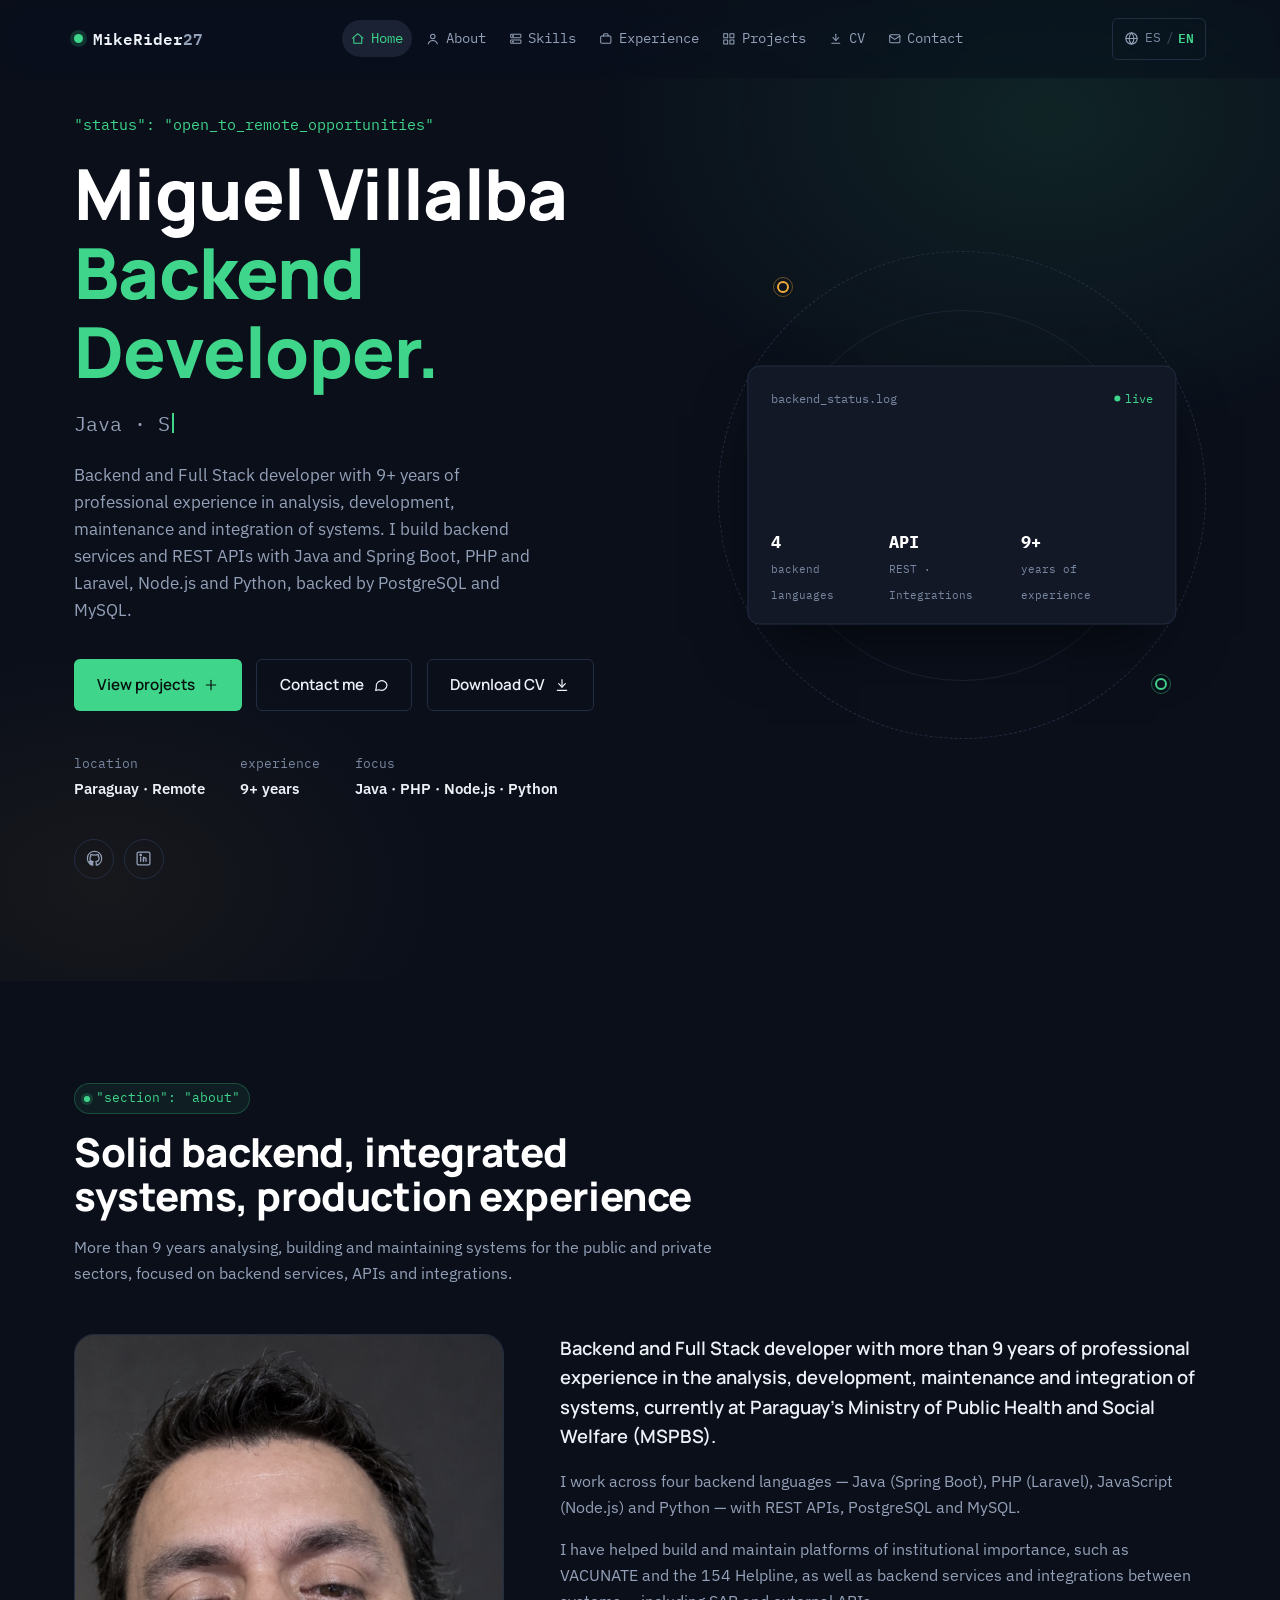
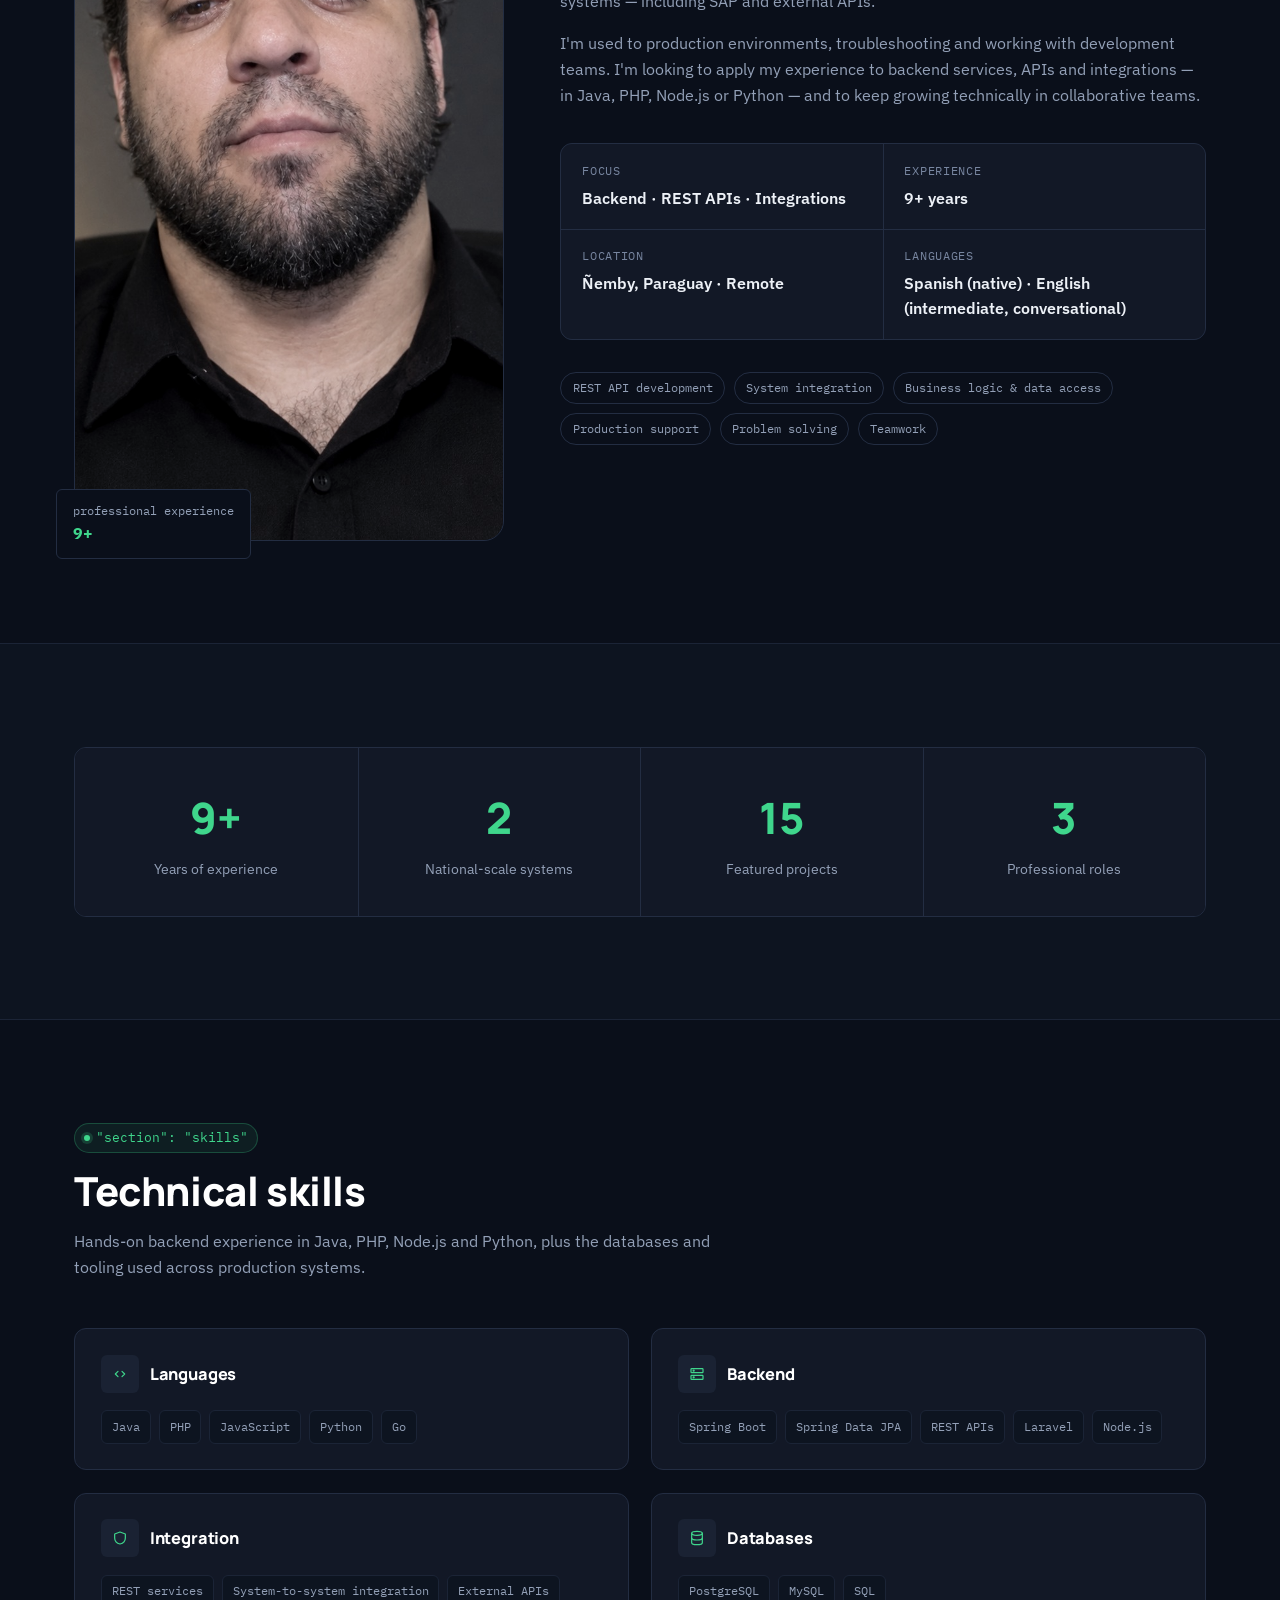
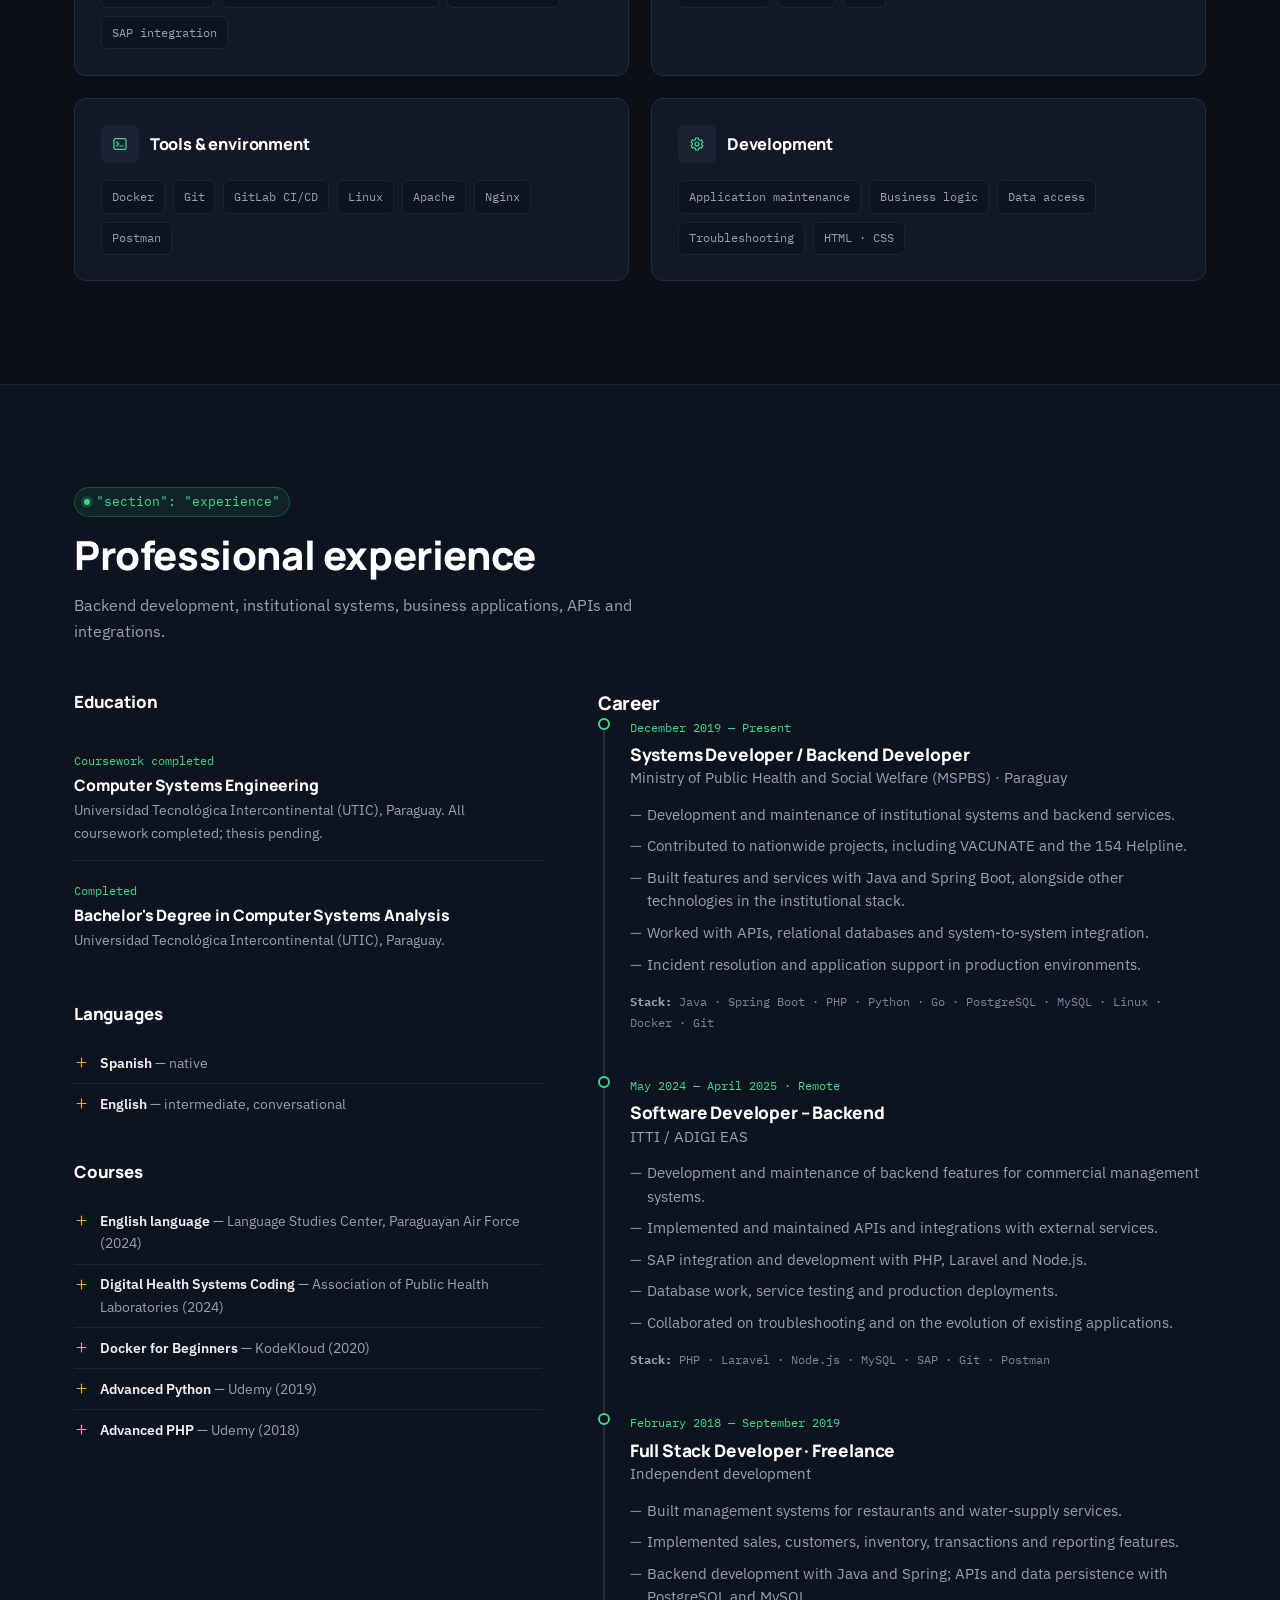
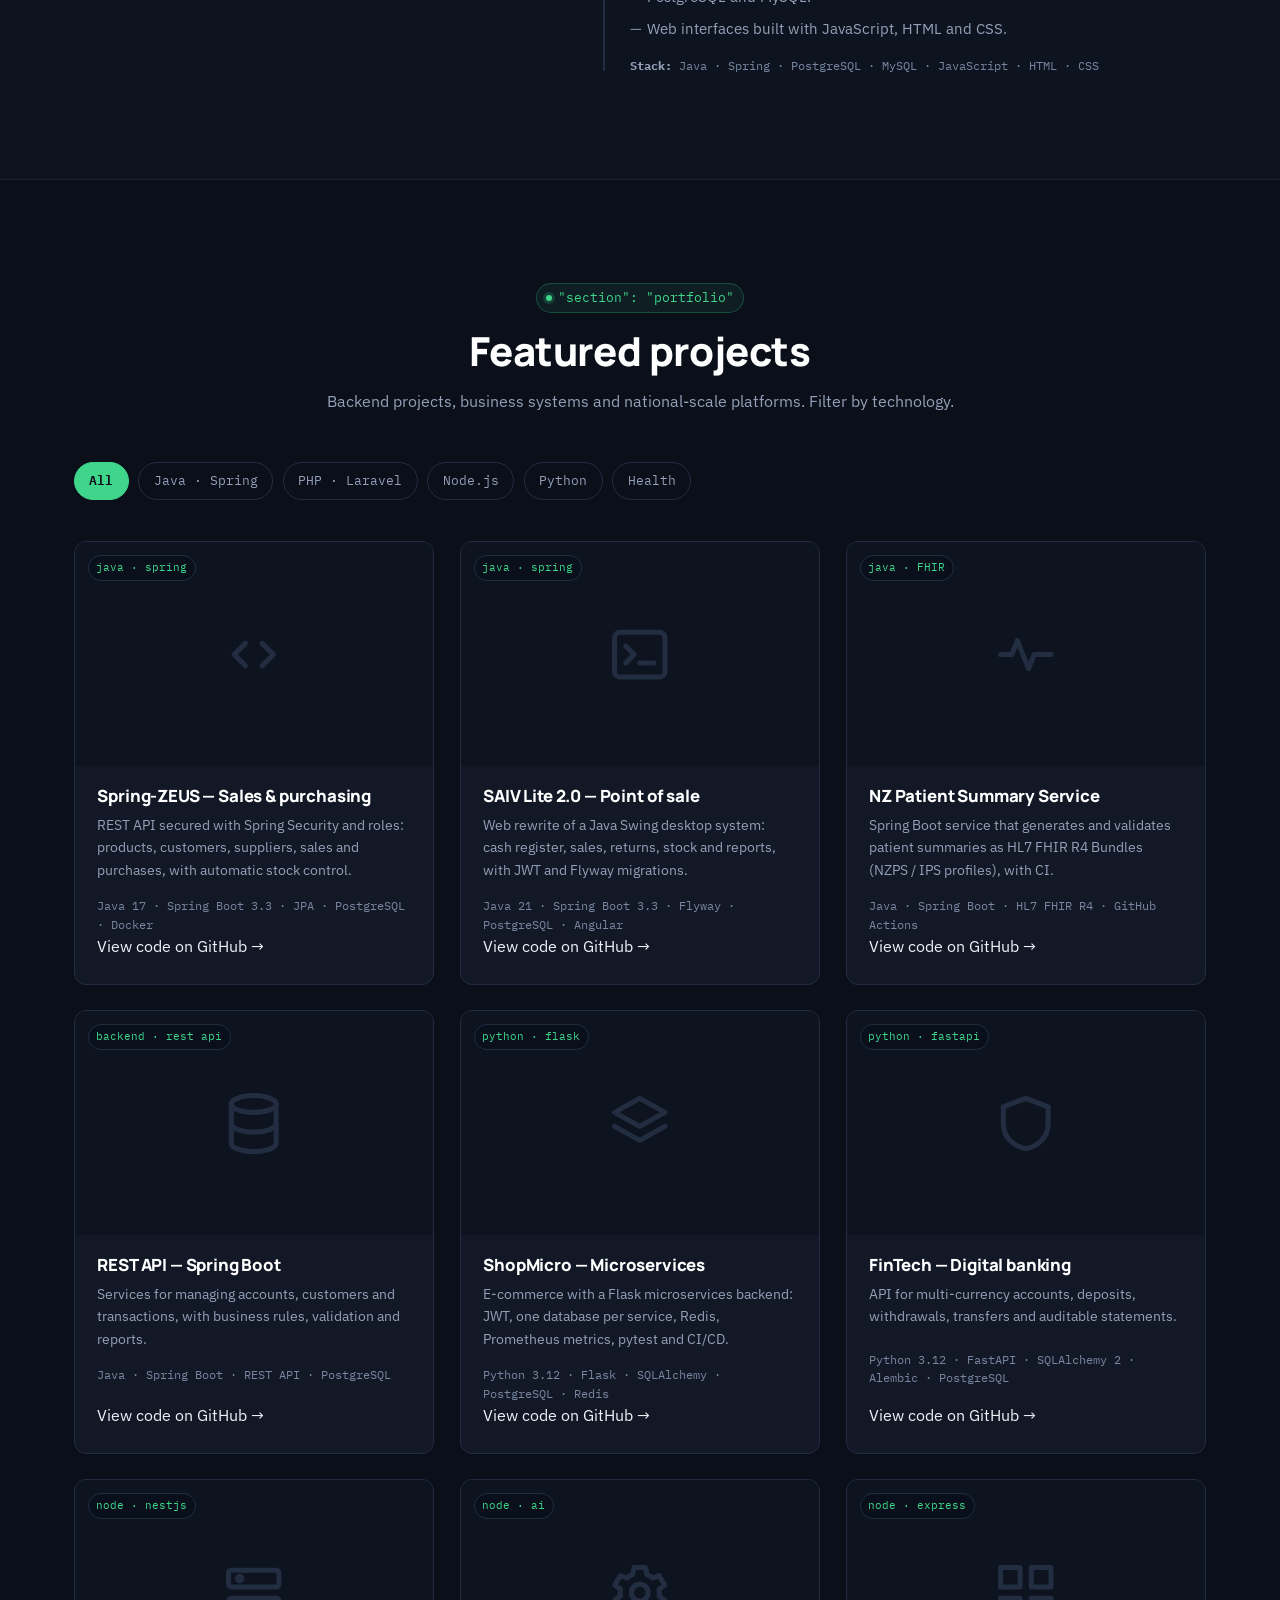
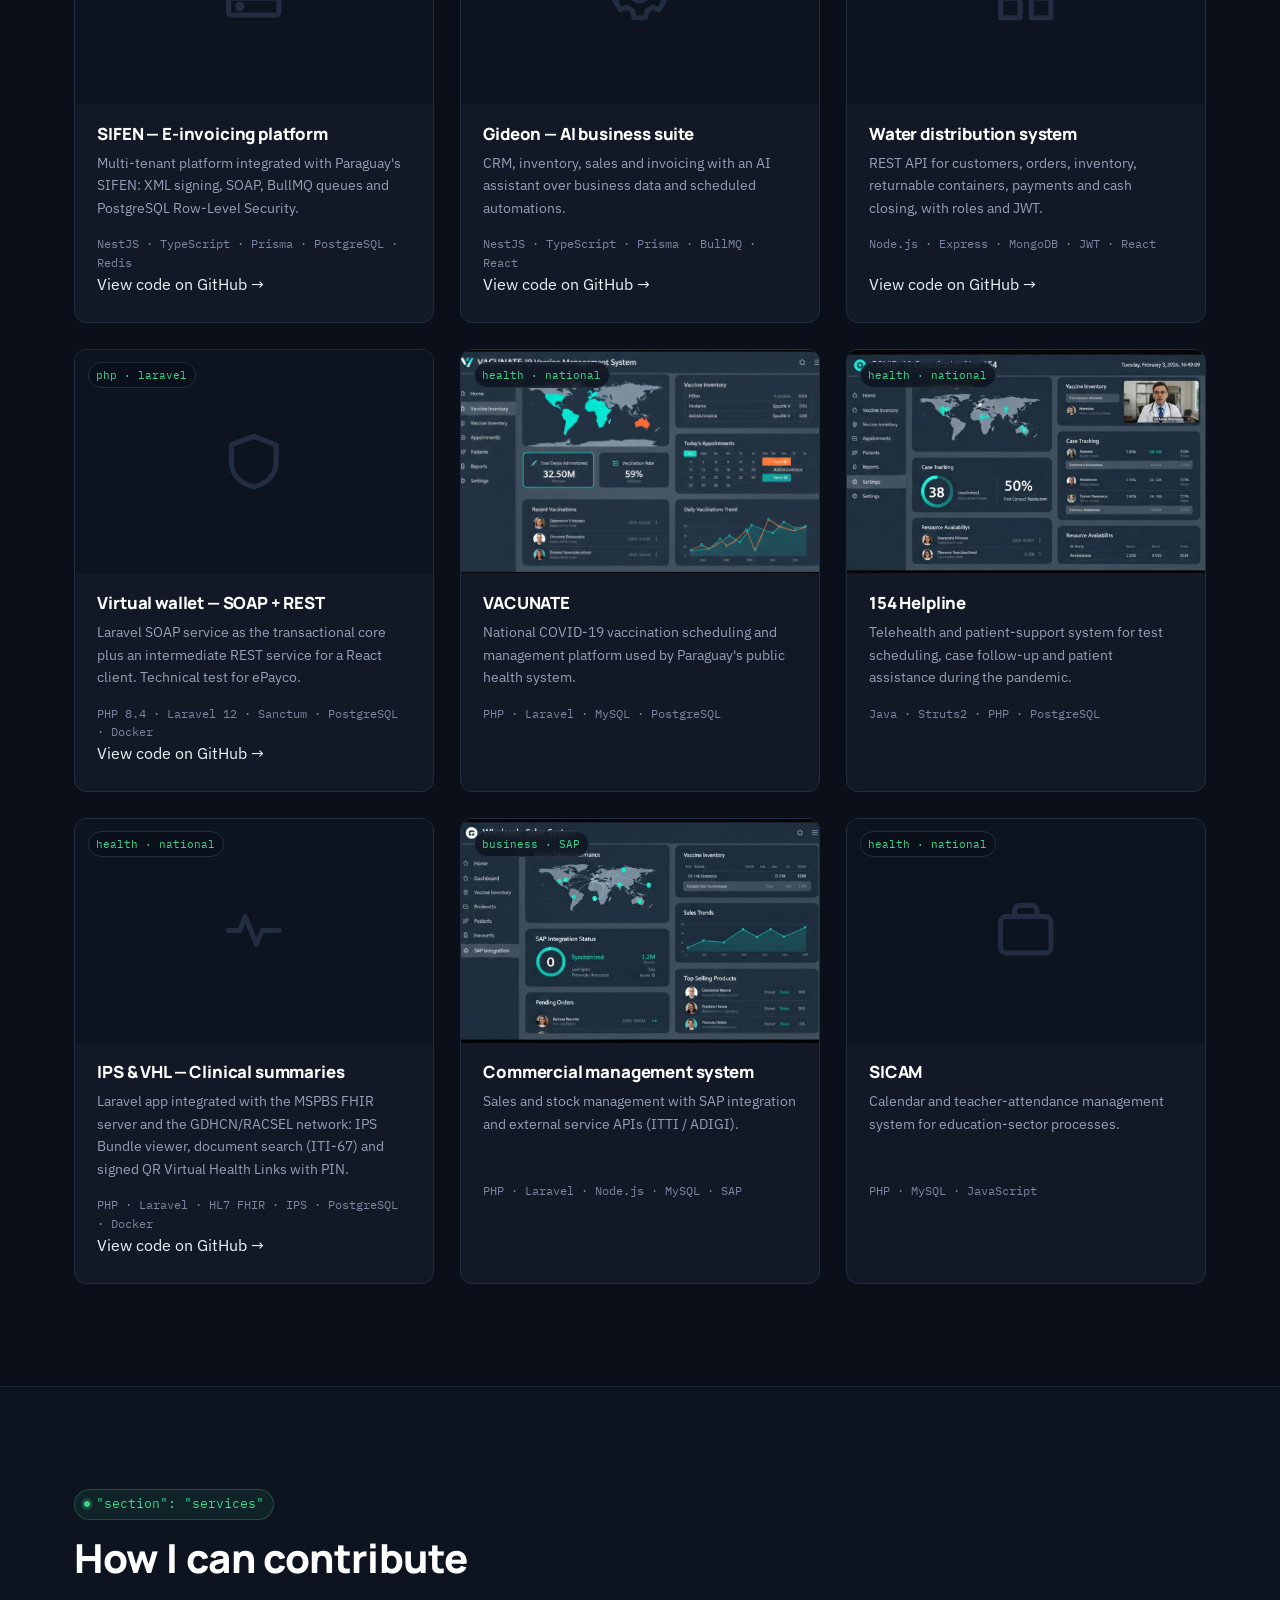
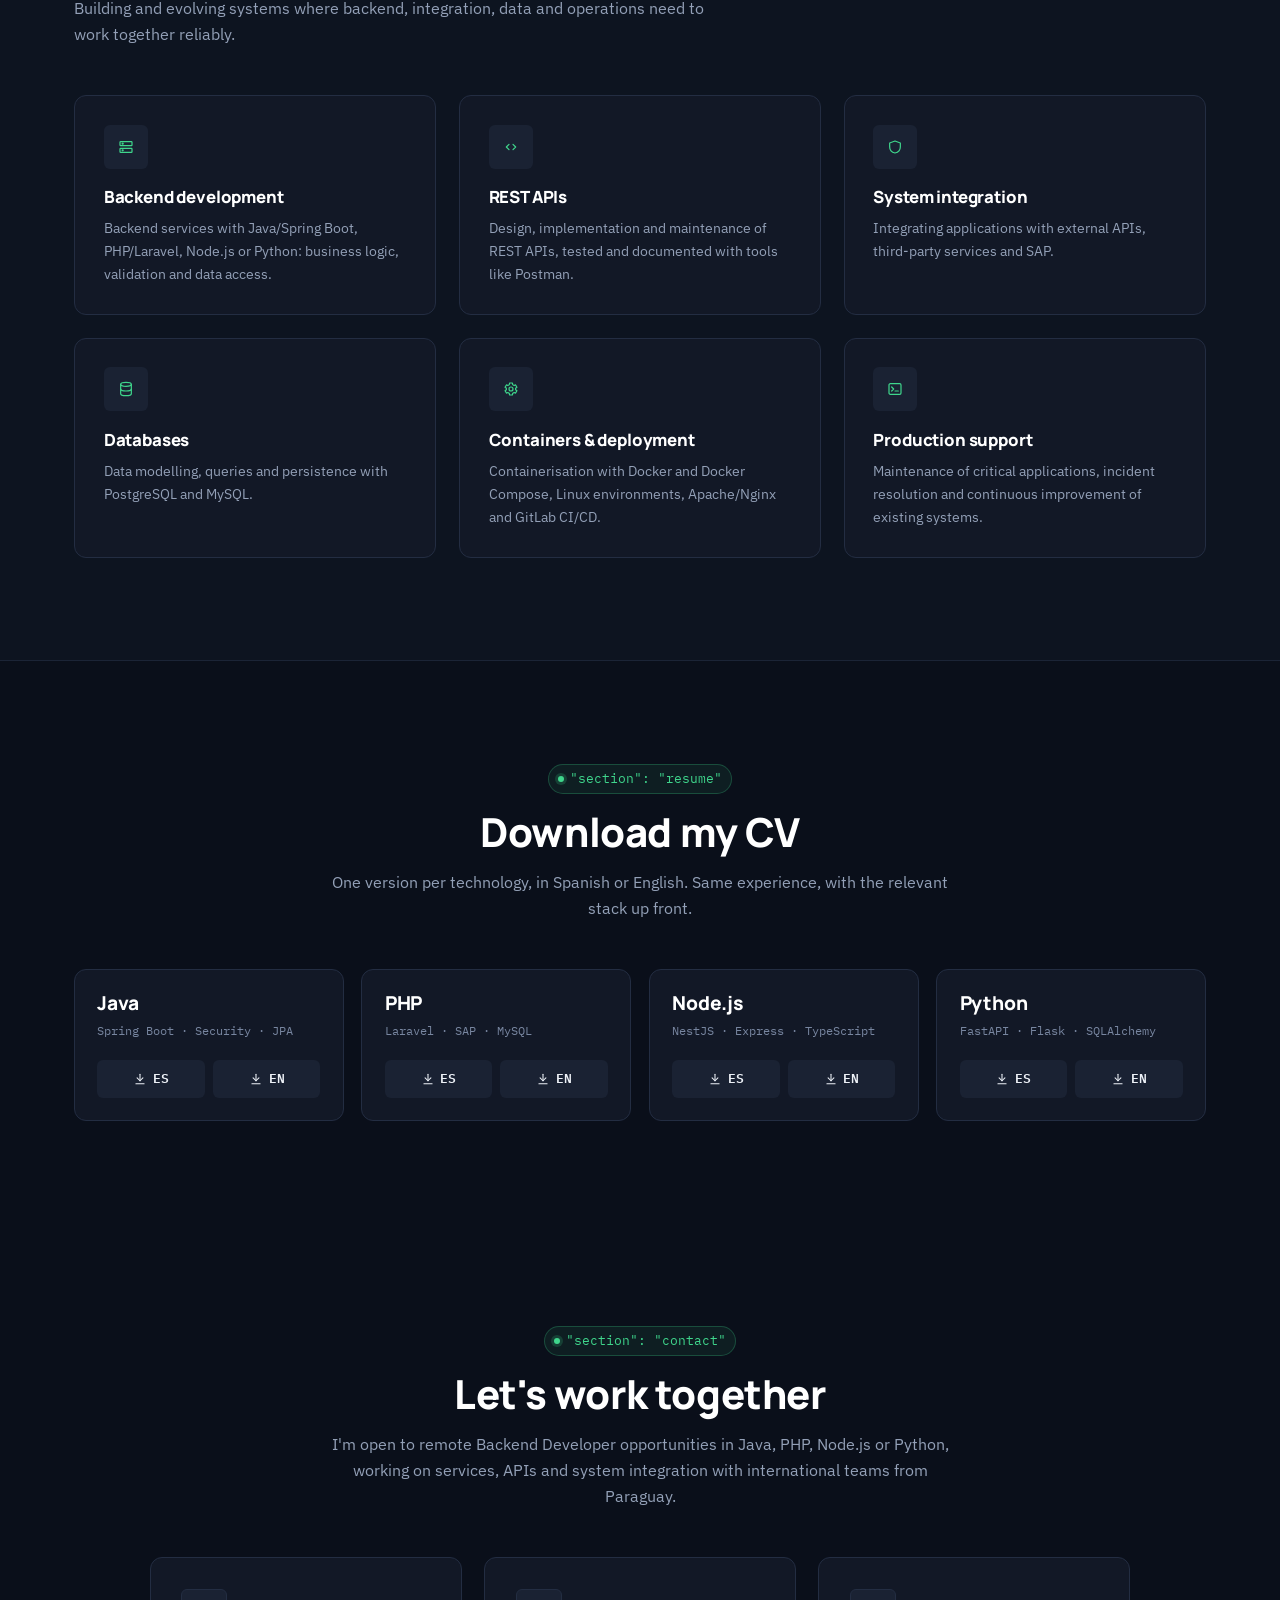
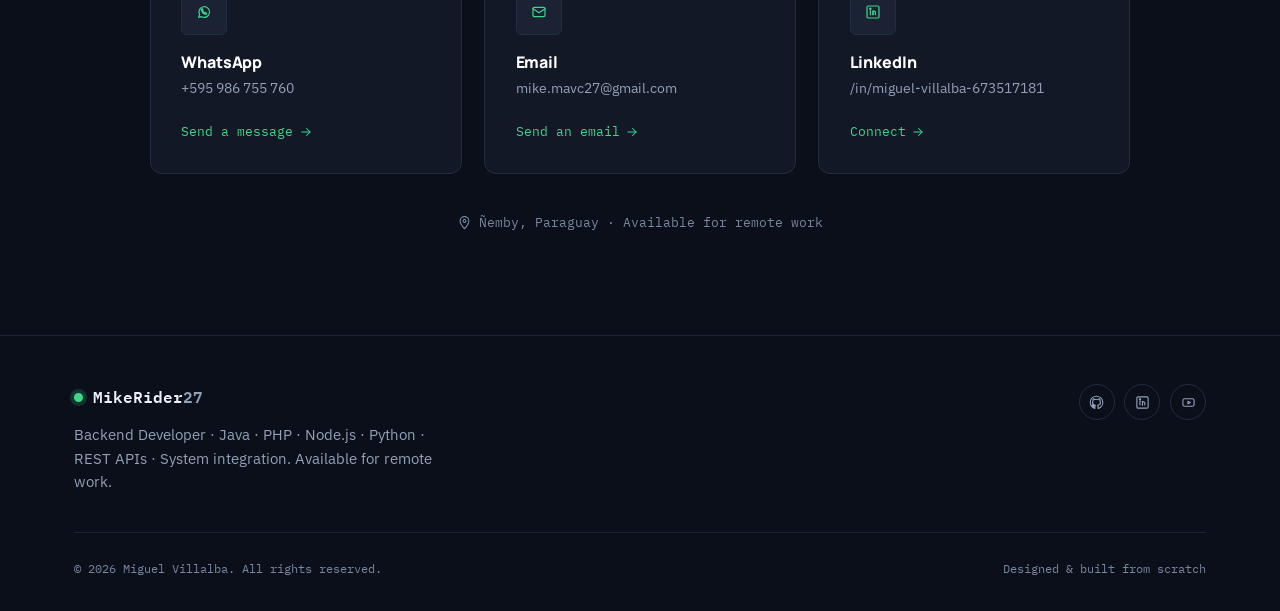
<file: index.html>
<!DOCTYPE html>
<html lang="es">
<head>
  <meta charset="utf-8">
  <meta name="viewport" content="width=device-width, initial-scale=1.0">

  <title data-en="Miguel Villalba | Backend Developer — Java, PHP, Node.js &amp; Python">Miguel Villalba | Backend Developer — Java, PHP, Node.js y Python</title>

  <meta name="description"
        content="Miguel Villalba, Backend Developer de Paraguay. Más de 9 años de experiencia con Java y Spring Boot, PHP y Laravel, Node.js y Python, APIs REST, PostgreSQL, MySQL e integración de sistemas. Disponible para trabajo remoto."
        data-en-content="Miguel Villalba, Backend Developer from Paraguay. 9+ years of experience with Java and Spring Boot, PHP and Laravel, Node.js and Python, REST APIs, PostgreSQL, MySQL and system integration. Available for remote work.">

  <meta name="keywords" content="Miguel Villalba, Backend Developer, Java Developer, PHP Developer, Node.js Developer, Python Developer, Spring Boot, REST APIs, APIs REST, PostgreSQL, MySQL, Docker, Laravel, Node.js, SAP, Full Stack Developer, Paraguay, Remote Developer">

  <meta name="author" content="Miguel Villalba">
  <meta name="robots" content="index, follow">
  <meta name="theme-color" content="#0A0F1A">

  <link rel="canonical" href="https://mikerider27.github.io/portafolio/">

  <!-- Open Graph -->
  <meta property="og:type" content="website">
  <meta property="og:locale" content="es_PY" data-en-content="en_US">
  <meta property="og:locale:alternate" content="en_US">
  <meta property="og:url" content="https://mikerider27.github.io/portafolio/">
  <meta property="og:title" content="Miguel Villalba | Backend Developer">
  <meta property="og:description"
        content="Más de 9 años desarrollando servicios backend, APIs REST e integraciones. Java, PHP, Node.js y Python. Paraguay · Remoto."
        data-en-content="9+ years building backend services, REST APIs and integrations. Java, PHP, Node.js and Python. Paraguay · Remote.">
  <meta property="og:image" content="https://mikerider27.github.io/portafolio/assets/img/profile-img.jpg">

  <!-- Twitter -->
  <meta name="twitter:card" content="summary_large_image">
  <meta name="twitter:title" content="Miguel Villalba | Backend Developer">
  <meta name="twitter:description"
        content="Java, PHP, Node.js y Python: APIs REST e integración de sistemas. Disponible para trabajo remoto."
        data-en-content="Java, PHP, Node.js and Python: REST APIs and system integration. Available for remote work.">
  <meta name="twitter:image" content="https://mikerider27.github.io/portafolio/assets/img/profile-img.jpg">

  <!-- Datos estructurados -->
  <script type="application/ld+json">
  {
    "@context": "https://schema.org",
    "@type": "Person",
    "name": "Miguel Villalba",
    "url": "https://mikerider27.github.io/portafolio/",
    "jobTitle": "Backend Developer",
    "email": "mailto:mike.mavc27@gmail.com",
    "address": {
      "@type": "PostalAddress",
      "addressLocality": "Ñemby",
      "addressCountry": "PY"
    },
    "knowsLanguage": ["es", "en"],
    "knowsAbout": [
      "Backend Development",
      "Java",
      "Spring Boot",
      "REST APIs",
      "PostgreSQL",
      "MySQL",
      "PHP",
      "Laravel",
      "Node.js",
      "Python",
      "Docker",
      "System Integration",
      "SAP Integration"
    ],
    "sameAs": [
      "https://github.com/MikeRider27",
      "https://www.linkedin.com/in/miguel-villalba-673517181/"
    ]
  }
  </script>

  <!-- Iconos -->
  <link href="assets/img/favicon.png" rel="icon">
  <link href="assets/img/apple-touch-icon.png" rel="apple-touch-icon">

  <!-- Fuentes -->
  <link rel="preconnect" href="https://fonts.googleapis.com">
  <link rel="preconnect" href="https://fonts.gstatic.com" crossorigin>

  <link href="https://fonts.googleapis.com/css2?family=Manrope:wght@500;600;700;800&family=IBM+Plex+Sans:wght@400;500;600&family=IBM+Plex+Mono:wght@400;500;600&display=swap" rel="stylesheet">

  <!-- CSS -->
  <link href="assets/css/style.css" rel="stylesheet">

  <noscript>
    <style>
      #preloader { display: none; }
      [data-reveal] { opacity: 1; transform: none; }
      .lang-toggle { display: none; }
    </style>
  </noscript>
</head>

<body>

<a href="#main" class="skip-link" data-en="Skip to content">Saltar al contenido</a>

<div id="preloader">
  <span class="mono" data-en="loading system…">cargando sistema…</span>
</div>

<!-- SVG ICONS -->
<svg style="display:none" aria-hidden="true">

  <symbol id="i-menu" viewBox="0 0 24 24">
    <line x1="3" y1="6" x2="21" y2="6"/>
    <line x1="3" y1="12" x2="21" y2="12"/>
    <line x1="3" y1="18" x2="21" y2="18"/>
  </symbol>

  <symbol id="i-close" viewBox="0 0 24 24">
    <line x1="18" y1="6" x2="6" y2="18"/>
    <line x1="6" y1="6" x2="18" y2="18"/>
  </symbol>

  <symbol id="i-home" viewBox="0 0 24 24">
    <path d="M3 11l9-8 9 8"/>
    <path d="M5 10v10h14V10"/>
  </symbol>

  <symbol id="i-user" viewBox="0 0 24 24">
    <circle cx="12" cy="8" r="4"/>
    <path d="M4 21c1.5-4.5 5-6 8-6s6.5 1.5 8 6"/>
  </symbol>

  <symbol id="i-briefcase" viewBox="0 0 24 24">
    <rect x="3" y="7" width="18" height="13" rx="2"/>
    <path d="M8 7V5a2 2 0 0 1 2-2h4a2 2 0 0 1 2 2v2"/>
  </symbol>

  <symbol id="i-grid" viewBox="0 0 24 24">
    <rect x="3" y="3" width="7" height="7"/>
    <rect x="14" y="3" width="7" height="7"/>
    <rect x="3" y="14" width="7" height="7"/>
    <rect x="14" y="14" width="7" height="7"/>
  </symbol>

  <symbol id="i-server" viewBox="0 0 24 24">
    <rect x="3" y="4" width="18" height="6" rx="1"/>
    <rect x="3" y="14" width="18" height="6" rx="1"/>
    <circle cx="7" cy="7" r="0.8"/>
    <circle cx="7" cy="17" r="0.8"/>
  </symbol>

  <symbol id="i-chat" viewBox="0 0 24 24">
    <path d="M21 12a8 8 0 0 1-11.6 7.1L4 20l1-4.4A8 8 0 1 1 21 12z"/>
  </symbol>

  <symbol id="i-mail" viewBox="0 0 24 24">
    <rect x="3" y="5" width="18" height="14" rx="2"/>
    <path d="M3 7l9 6 9-6"/>
  </symbol>

  <symbol id="i-pin" viewBox="0 0 24 24">
    <path d="M12 22s7-7.5 7-12.5A7 7 0 0 0 5 9.5C5 14.5 12 22 12 22z"/>
    <circle cx="12" cy="9.5" r="2.3"/>
  </symbol>

  <symbol id="i-github" viewBox="0 0 24 24"><path d="M12 2a10 10 0 0 0-3.16 19.49c.5.09.68-.22.68-.48v-1.7c-2.78.6-3.37-1.34-3.37-1.34-.46-1.16-1.11-1.47-1.11-1.47-.9-.62.07-.6.07-.6 1 .07 1.53 1.03 1.53 1.03.9 1.52 2.34 1.08 2.91.83.09-.65.35-1.08.63-1.33-2.22-.25-4.56-1.11-4.56-4.94 0-1.09.39-1.98 1.03-2.68-.1-.25-.45-1.27.1-2.65 0 0 .84-.27 2.75 1.02a9.5 9.5 0 0 1 5 0c1.91-1.3 2.75-1.02 2.75-1.02.55 1.38.2 2.4.1 2.65.64.7 1.03 1.59 1.03 2.68 0 3.84-2.34 4.68-4.57 4.93.36.31.68.92.68 1.85v2.74c0 .27.18.58.69.48A10 10 0 0 0 12 2z"/></symbol>

  <symbol id="i-linkedin" viewBox="0 0 24 24">
    <rect x="3" y="3" width="18" height="18" rx="2"/>
    <line x1="8" y1="10" x2="8" y2="16"/>
    <circle cx="8" cy="7" r="1"/>
    <path d="M12 16v-3.5a1.8 1.8 0 0 1 3.6 0V16"/>
    <line x1="12" y1="10" x2="12" y2="16"/>
  </symbol>

  <symbol id="i-whatsapp" viewBox="0 0 24 24">
    <path d="M4 20l1.3-4.2A8 8 0 1 1 8.4 19L4 20z"/>
    <path d="M8.5 9c0 3.5 3 6.5 6.5 6.5.6 0 1-.5.8-1l-.6-1.4c-.1-.4-.6-.6-1-.4l-1 .4a5 5 0 0 1-3.3-3.3l.4-1c.2-.4 0-.9-.4-1L8.9 7.2c-.5-.2-1 .2-1 .8V9z"/>
  </symbol>

  <symbol id="i-arrow-right" viewBox="0 0 24 24">
    <line x1="5" y1="12" x2="19" y2="12"/>
    <path d="M13 6l6 6-6 6"/>
  </symbol>

  <symbol id="i-download" viewBox="0 0 24 24">
    <path d="M12 4v11"/>
    <path d="M7 10l5 5 5-5"/>
    <path d="M5 20h14"/>
  </symbol>

  <symbol id="i-globe" viewBox="0 0 24 24">
    <circle cx="12" cy="12" r="9"/>
    <path d="M3 12h18"/>
    <path d="M12 3c2.5 2.6 3.8 5.6 3.8 9s-1.3 6.4-3.8 9c-2.5-2.6-3.8-5.6-3.8-9S9.5 5.6 12 3z"/>
  </symbol>

  <symbol id="i-youtube" viewBox="0 0 24 24">
    <rect x="3" y="6" width="18" height="12" rx="3"/>
    <path d="M11 10l4 2-4 2v-4z"/>
  </symbol>

  <symbol id="i-arrow-up" viewBox="0 0 24 24">
    <line x1="12" y1="19" x2="12" y2="5"/>
    <path d="M6 11l6-6 6 6"/>
  </symbol>

  <symbol id="i-plus" viewBox="0 0 24 24">
    <line x1="12" y1="5" x2="12" y2="19"/>
    <line x1="5" y1="12" x2="19" y2="12"/>
  </symbol>

  <symbol id="i-code" viewBox="0 0 24 24">
    <path d="M9 8l-4 4 4 4"/>
    <path d="M15 8l4 4-4 4"/>
  </symbol>

  <symbol id="i-heart-pulse" viewBox="0 0 24 24">
    <path d="M3 12h4l2-5 4 10 2-5h6"/>
  </symbol>

  <symbol id="i-database" viewBox="0 0 24 24">
    <ellipse cx="12" cy="5" rx="8" ry="3"/>
    <path d="M4 5v14c0 1.7 3.6 3 8 3s8-1.3 8-3V5"/>
    <path d="M4 12c0 1.7 3.6 3 8 3s8-1.3 8-3"/>
  </symbol>

  <symbol id="i-shield" viewBox="0 0 24 24">
    <path d="M12 3l8 3v6c0 5-3.5 8-8 9-4.5-1-8-4-8-9V6l8-3z"/>
  </symbol>

  <symbol id="i-layers" viewBox="0 0 24 24">
    <path d="M12 3l9 5-9 5-9-5 9-5z"/>
    <path d="M3 13l9 5 9-5"/>
  </symbol>

  <symbol id="i-cog" viewBox="0 0 24 24">
    <circle cx="12" cy="12" r="3"/>
    <path d="M19 12a7 7 0 0 0-.1-1.2l2-1.5-2-3.4-2.3.9a7 7 0 0 0-2-1.2L14 3h-4l-.6 2.6a7 7 0 0 0-2 1.2l-2.3-.9-2 3.4 2 1.5A7 7 0 0 0 5 12c0 .4 0 .8.1 1.2l-2 1.5 2 3.4 2.3-.9c.6.5 1.3.9 2 1.2L10 21h4l.6-2.6c.7-.3 1.4-.7 2-1.2l2.3.9 2-3.4-2-1.5c.1-.4.1-.8.1-1.2z"/>
  </symbol>

  <symbol id="i-terminal" viewBox="0 0 24 24">
    <rect x="3" y="4" width="18" height="16" rx="2"/>
    <path d="M7 9l3 3-3 3"/>
    <line x1="12" y1="15" x2="17" y2="15"/>
  </symbol>

</svg>

<!-- HEADER -->
<header class="site-header">
  <div class="container">

    <a href="#hero" class="brand">
      <span class="dot"></span><span class="brand-name">MikeRider<span>27</span></span>
    </a>

    <nav class="nav-menu" id="navMenu" aria-label="Principal" data-en-aria-label="Main">
      <a href="#hero"><svg class="icon"><use href="#i-home"/></svg><span data-en="Home">Inicio</span></a>
      <a href="#about"><svg class="icon"><use href="#i-user"/></svg><span data-en="About">Sobre mí</span></a>
      <a href="#skills"><svg class="icon"><use href="#i-server"/></svg><span data-en="Skills">Tecnologías</span></a>
      <a href="#resume"><svg class="icon"><use href="#i-briefcase"/></svg><span data-en="Experience">Experiencia</span></a>
      <a href="#portfolio"><svg class="icon"><use href="#i-grid"/></svg><span data-en="Projects">Proyectos</span></a>
      <a href="#cv"><svg class="icon"><use href="#i-download"/></svg><span>CV</span></a>
      <a href="#contact"><svg class="icon"><use href="#i-mail"/></svg><span data-en="Contact">Contacto</span></a>
    </nav>

    <div class="nav-cta">
      <button class="lang-toggle"
              id="langToggle"
              type="button"
              aria-label="Switch to English"
              data-en-aria-label="Cambiar a español">
        <svg class="icon"><use href="#i-globe"/></svg>
        <span class="lang-opt" data-lang-opt="es">ES</span>
        <span class="lang-sep">/</span>
        <span class="lang-opt" data-lang-opt="en">EN</span>
      </button>

      <a href="#contact" class="btn btn-primary" data-en="Contact me">Contactar</a>

      <button class="nav-toggle"
              id="navToggle"
              type="button"
              aria-label="Abrir menú"
              data-en-aria-label="Open menu"
              aria-controls="navMenu"
              aria-expanded="false">
        <svg class="icon icon-menu"><use href="#i-menu"/></svg>
        <svg class="icon icon-close"><use href="#i-close"/></svg>
      </button>
    </div>

  </div>
</header>

<main id="main">

  <!-- HERO -->
  <section id="hero" class="hero">
    <div class="container">

      <div class="hero-copy">

        <span class="hero-kicker mono">
          "status": "open_to_remote_opportunities"
        </span>

        <h1>
          Miguel Villalba<br>
          <span class="last">Backend Developer.</span>
        </h1>

        <p class="hero-role mono"
           data-typed="Java · Spring Boot|PHP · Laravel|Node.js · JavaScript|Python · APIs REST|PostgreSQL · MySQL · Docker"
           data-en-data-typed="Java · Spring Boot|PHP · Laravel|Node.js · JavaScript|Python · REST APIs|PostgreSQL · MySQL · Docker">
        </p>

        <p class="hero-lead"
           data-en="Backend and Full Stack developer with 9+ years of professional experience in analysis, development, maintenance and integration of systems. I build backend services and REST APIs with Java and Spring Boot, PHP and Laravel, Node.js and Python, backed by PostgreSQL and MySQL.">
          Desarrollador Backend y Full Stack con más de 9 años de experiencia
          profesional en análisis, desarrollo, mantenimiento e integración de
          sistemas. Construyo servicios backend y APIs REST con Java y
          Spring Boot, PHP y Laravel, Node.js y Python, sobre PostgreSQL y MySQL.
        </p>

        <div class="hero-actions">

          <a href="#portfolio" class="btn btn-primary">
            <span data-en="View projects">Ver proyectos</span>
            <svg class="icon"><use href="#i-plus"/></svg>
          </a>

          <a href="#contact" class="btn btn-ghost">
            <span data-en="Contact me">Contactar</span>
            <svg class="icon"><use href="#i-chat"/></svg>
          </a>

          <a href="#cv" class="btn btn-ghost">
            <span data-en="Download CV">Descargar CV</span>
            <svg class="icon"><use href="#i-download"/></svg>
          </a>

        </div>

        <div class="hero-meta">

          <div>
            <span data-en="location">ubicación</span>
            <strong data-en="Paraguay · Remote">Paraguay · Remoto</strong>
          </div>

          <div>
            <span data-en="experience">experiencia</span>
            <strong data-en="9+ years">9+ años</strong>
          </div>

          <div>
            <span data-en="focus">especialidad</span>
            <strong>Java · PHP · Node.js · Python</strong>
          </div>

        </div>

        <div class="hero-social">

          <a href="https://github.com/MikeRider27"
             target="_blank"
             rel="noopener"
             aria-label="GitHub">
            <svg class="icon"><use href="#i-github"/></svg>
          </a>

          <a href="https://www.linkedin.com/in/miguel-villalba-673517181/"
             target="_blank"
             rel="noopener"
             aria-label="LinkedIn">
            <svg class="icon"><use href="#i-linkedin"/></svg>
          </a>

        </div>

      </div>

      <div class="hero-visual" aria-hidden="true">

        <div class="vitals-ring"></div>
        <div class="vitals-ring r2"></div>
        <div class="vitals-node n1"></div>
        <div class="vitals-node n2"></div>

        <div class="vitals-card">

          <div class="top">
            <span>backend_status.log</span>
            <span class="live">live</span>
          </div>

          <svg class="vitals-wave" viewBox="0 0 300 90" preserveAspectRatio="none">
            <path d="M0 45 L40 45 L55 15 L70 75 L85 45 L110 45 L125 30 L140 60 L155 45 L300 45"/>
          </svg>

          <div class="vitals-stats">
            <div>
              <b>4</b>
              <span data-en="backend languages">lenguajes backend</span>
            </div>
            <div>
              <b>API</b>
              <span data-en="REST · Integrations">REST · Integraciones</span>
            </div>
            <div>
              <b>9+</b>
              <span data-en="years of experience">años de experiencia</span>
            </div>
          </div>

        </div>
      </div>

    </div>
  </section>

  <!-- ABOUT -->
  <section id="about">
    <div class="container">

      <div class="section-head" data-reveal>
        <span class="eyebrow">"section": "about"</span>

        <h2 data-en="Solid backend, integrated systems, production experience">Backend sólido, sistemas integrados y experiencia en producción</h2>

        <p data-en="More than 9 years analysing, building and maintaining systems for the public and private sectors, focused on backend services, APIs and integrations.">
          Más de 9 años analizando, desarrollando y manteniendo sistemas
          para el sector público y privado, con foco en servicios backend,
          APIs e integraciones.
        </p>
      </div>

      <div class="about-grid">

        <div class="about-photo" data-reveal>

          <div class="frame">
            <img src="assets/img/profile-img.jpg"
                 alt="Miguel Villalba - Desarrollador Backend"
                 data-en-alt="Miguel Villalba - Backend Developer"
                 width="800"
                 height="805"
                 loading="lazy"
                 decoding="async">
          </div>

          <div class="tag mono">
            <span data-en="professional experience">experiencia profesional</span>
            <b>9+</b>
          </div>

        </div>

        <div class="about-copy" data-reveal>

          <p class="lede"
             data-en="Backend and Full Stack developer with more than 9 years of professional experience in the analysis, development, maintenance and integration of systems, currently at Paraguay's Ministry of Public Health and Social Welfare (MSPBS).">
            Desarrollador Backend y Full Stack con más de 9 años de experiencia
            profesional en análisis, desarrollo, mantenimiento e integración
            de sistemas, actualmente en el Ministerio de Salud Pública y
            Bienestar Social (MSPBS) de Paraguay.
          </p>

          <p data-en="I work across four backend languages — Java (Spring Boot), PHP (Laravel), JavaScript (Node.js) and Python — with REST APIs, PostgreSQL and MySQL.">
            Trabajo con cuatro lenguajes backend: Java (Spring Boot),
            PHP (Laravel), JavaScript (Node.js) y Python, junto con APIs REST,
            PostgreSQL y MySQL.
          </p>

          <p data-en="I have helped build and maintain platforms of institutional importance, such as VACUNATE and the 154 Helpline, as well as backend services and integrations between systems — including SAP and external APIs.">
            He participado en el desarrollo y mantenimiento de plataformas
            de importancia institucional, como VACUNATE y la Línea de
            Atención 154, además de servicios backend e integraciones entre
            sistemas, incluyendo SAP y APIs externas.
          </p>

          <p data-en="I'm used to production environments, troubleshooting and working with development teams. I'm looking to apply my experience to backend services, APIs and integrations — in Java, PHP, Node.js or Python — and to keep growing technically in collaborative teams.">
            Tengo experiencia en entornos productivos, resolución de problemas
            técnicos y trabajo con equipos de desarrollo. Me interesa aportar
            mi experiencia al desarrollo de servicios backend, APIs e
            integraciones, ya sea en Java, PHP, Node.js o Python, y seguir
            creciendo técnicamente en equipos colaborativos.
          </p>

          <div class="fact-grid">

            <div class="fact">
              <div class="k" data-en="Focus">Especialidad</div>
              <div class="v" data-en="Backend · REST APIs · Integrations">Backend · APIs REST · Integraciones</div>
            </div>

            <div class="fact">
              <div class="k" data-en="Experience">Experiencia</div>
              <div class="v" data-en="9+ years">9+ años</div>
            </div>

            <div class="fact">
              <div class="k" data-en="Location">Ubicación</div>
              <div class="v" data-en="Ñemby, Paraguay · Remote">Ñemby, Paraguay · Remoto</div>
            </div>

            <div class="fact">
              <div class="k" data-en="Languages">Idiomas</div>
              <div class="v" data-en="Spanish (native) · English (intermediate, conversational)">Español nativo · Inglés intermedio conversacional</div>
            </div>

          </div>

          <div class="soft-list">
            <span data-en="REST API development">Desarrollo de APIs REST</span>
            <span data-en="System integration">Integración de sistemas</span>
            <span data-en="Business logic &amp; data access">Lógica de negocio y acceso a datos</span>
            <span data-en="Production support">Soporte en producción</span>
            <span data-en="Problem solving">Resolución de problemas</span>
            <span data-en="Teamwork">Trabajo en equipo</span>
          </div>

        </div>
      </div>
    </div>
  </section>

  <!-- STATS -->
  <section class="section-alt">
    <div class="container">

      <div class="stats-grid" data-reveal>

        <div class="stat">
          <div class="num">
            <span data-count="9" data-suffix="+">0</span>
          </div>
          <div class="label" data-en="Years of experience">Años de experiencia</div>
        </div>

        <div class="stat">
          <div class="num">
            <span data-count="2">0</span>
          </div>
          <div class="label" data-en="National-scale systems">Sistemas de alcance nacional</div>
        </div>

        <div class="stat">
          <div class="num">
            <span data-count="15">0</span>
          </div>
          <div class="label" data-en="Featured projects">Proyectos destacados</div>
        </div>

        <div class="stat">
          <div class="num">
            <span data-count="3">0</span>
          </div>
          <div class="label" data-en="Professional roles">Experiencias profesionales</div>
        </div>

      </div>
    </div>
  </section>

  <!-- SKILLS -->
  <section id="skills">
    <div class="container">

      <div class="section-head" data-reveal>
        <span class="eyebrow">"section": "skills"</span>
        <h2 data-en="Technical skills">Competencias técnicas</h2>
        <p data-en="Hands-on backend experience in Java, PHP, Node.js and Python, plus the databases and tooling used across production systems.">
          Experiencia práctica en backend con Java, PHP, Node.js y Python,
          además de las bases de datos y herramientas de sistemas productivos.
        </p>
      </div>

      <div class="skills-grid">

        <div class="skill-card" data-reveal>
          <div class="head">
            <div class="ico">
              <svg class="icon"><use href="#i-code"/></svg>
            </div>
            <h3 data-en="Languages">Lenguajes</h3>
          </div>

          <div class="chip-row">
            <span class="chip">Java</span>
            <span class="chip">PHP</span>
            <span class="chip">JavaScript</span>
            <span class="chip">Python</span>
            <span class="chip">Go</span>
          </div>
        </div>

        <div class="skill-card" data-reveal>
          <div class="head">
            <div class="ico">
              <svg class="icon"><use href="#i-server"/></svg>
            </div>
            <h3>Backend</h3>
          </div>

          <div class="chip-row">
            <span class="chip">Spring Boot</span>
            <span class="chip">Spring Data JPA</span>
            <span class="chip" data-en="REST APIs">APIs REST</span>
            <span class="chip">Laravel</span>
            <span class="chip">Node.js</span>
          </div>
        </div>

        <div class="skill-card" data-reveal>
          <div class="head">
            <div class="ico">
              <svg class="icon"><use href="#i-shield"/></svg>
            </div>
            <h3 data-en="Integration">Integración</h3>
          </div>

          <div class="chip-row">
            <span class="chip" data-en="REST services">Servicios REST</span>
            <span class="chip" data-en="System-to-system integration">Integración entre sistemas</span>
            <span class="chip" data-en="External APIs">APIs externas</span>
            <span class="chip" data-en="SAP integration">Integración SAP</span>
          </div>
        </div>

        <div class="skill-card" data-reveal>
          <div class="head">
            <div class="ico">
              <svg class="icon"><use href="#i-database"/></svg>
            </div>
            <h3 data-en="Databases">Bases de datos</h3>
          </div>

          <div class="chip-row">
            <span class="chip">PostgreSQL</span>
            <span class="chip">MySQL</span>
            <span class="chip">SQL</span>
          </div>
        </div>

        <div class="skill-card" data-reveal>
          <div class="head">
            <div class="ico">
              <svg class="icon"><use href="#i-terminal"/></svg>
            </div>
            <h3 data-en="Tools &amp; environment">Herramientas y entorno</h3>
          </div>

          <div class="chip-row">
            <span class="chip">Docker</span>
            <span class="chip">Git</span>
            <span class="chip">GitLab CI/CD</span>
            <span class="chip">Linux</span>
            <span class="chip">Apache</span>
            <span class="chip">Nginx</span>
            <span class="chip">Postman</span>
          </div>
        </div>

        <div class="skill-card" data-reveal>
          <div class="head">
            <div class="ico">
              <svg class="icon"><use href="#i-cog"/></svg>
            </div>
            <h3 data-en="Development">Desarrollo</h3>
          </div>

          <div class="chip-row">
            <span class="chip" data-en="Application maintenance">Mantenimiento de aplicaciones</span>
            <span class="chip" data-en="Business logic">Lógica de negocio</span>
            <span class="chip" data-en="Data access">Acceso a datos</span>
            <span class="chip" data-en="Troubleshooting">Resolución de problemas</span>
            <span class="chip">HTML · CSS</span>
          </div>
        </div>

      </div>
    </div>
  </section>

  <!-- EXPERIENCE -->
  <section id="resume" class="section-alt">
    <div class="container">

      <div class="section-head" data-reveal>
        <span class="eyebrow">"section": "experience"</span>
        <h2 data-en="Professional experience">Experiencia profesional</h2>
        <p data-en="Backend development, institutional systems, business applications, APIs and integrations.">
          Desarrollo backend, sistemas institucionales, aplicaciones
          empresariales, APIs e integraciones.
        </p>
      </div>

      <div class="resume-columns">

        <!-- EDUCATION -->
        <div class="resume-side" data-reveal>

          <h3 data-en="Education">Formación académica</h3>

          <div class="edu-item">
            <span class="when" data-en="Coursework completed">Materias finalizadas</span>
            <h4 data-en="Computer Systems Engineering">Ingeniería en Sistemas Informáticos</h4>
            <p data-en="Universidad Tecnológica Intercontinental (UTIC), Paraguay. All coursework completed; thesis pending.">
              Universidad Tecnológica Intercontinental (UTIC), Paraguay.
              Materias finalizadas; tesis pendiente.
            </p>
          </div>

          <div class="edu-item">
            <span class="when" data-en="Completed">Finalizada</span>
            <h4 data-en="Bachelor's Degree in Computer Systems Analysis">Licenciatura en Análisis de Sistemas Informáticos</h4>
            <p>
              Universidad Tecnológica Intercontinental (UTIC), Paraguay.
            </p>
          </div>

          <h3 data-en="Languages">Idiomas</h3>

          <ul class="cert-list">
            <li>
              <svg class="icon"><use href="#i-plus"/></svg>
              <span data-en="&lt;b&gt;Spanish&lt;/b&gt; — native"><b>Español</b> — nativo</span>
            </li>
            <li>
              <svg class="icon"><use href="#i-plus"/></svg>
              <span data-en="&lt;b&gt;English&lt;/b&gt; — intermediate, conversational"><b>Inglés</b> — intermedio conversacional</span>
            </li>
          </ul>

          <h3 data-en="Courses">Cursos</h3>

          <ul class="cert-list">

            <li>
              <svg class="icon"><use href="#i-plus"/></svg>
              <span data-en="&lt;b&gt;English language&lt;/b&gt; — Language Studies Center, Paraguayan Air Force (2024)">
                <b>Idioma Inglés</b> — Centro de Estudios de Idiomas,
                Fuerza Aérea (2024)
              </span>
            </li>

            <li>
              <svg class="icon"><use href="#i-plus"/></svg>
              <span>
                <b>Digital Health Systems Coding</b> —
                Association of Public Health Laboratories (2024)
              </span>
            </li>

            <li>
              <svg class="icon"><use href="#i-plus"/></svg>
              <span>
                <b>Docker for Beginners</b> — KodeKloud (2020)
              </span>
            </li>

            <li>
              <svg class="icon"><use href="#i-plus"/></svg>
              <span data-en="&lt;b&gt;Advanced Python&lt;/b&gt; — Udemy (2019)">
                <b>Python Avanzado</b> — Udemy (2019)
              </span>
            </li>

            <li>
              <svg class="icon"><use href="#i-plus"/></svg>
              <span data-en="&lt;b&gt;Advanced PHP&lt;/b&gt; — Udemy (2018)">
                <b>PHP Avanzado</b> — Udemy (2018)
              </span>
            </li>

          </ul>

        </div>

        <!-- WORK HISTORY -->
        <div class="resume-main" data-reveal>

          <h3 data-en="Career">Trayectoria</h3>

          <div class="timeline">

            <div class="tl-item">

              <span class="when" data-en="December 2019 — Present">Diciembre 2019 — Actualidad</span>

              <h4 data-en="Systems Developer / Backend Developer">Desarrollador de Sistemas / Backend Developer</h4>

              <p class="org" data-en="Ministry of Public Health and Social Welfare (MSPBS) · Paraguay">
                Ministerio de Salud Pública y Bienestar Social (MSPBS) · Paraguay
              </p>

              <ul>
                <li data-en="Development and maintenance of institutional systems and backend services.">
                  Desarrollo y mantenimiento de sistemas institucionales y
                  servicios backend.
                </li>

                <li data-en="Contributed to nationwide projects, including VACUNATE and the 154 Helpline.">
                  Participación en proyectos de alcance nacional, incluyendo
                  VACUNATE y la Línea de Atención 154.
                </li>

                <li data-en="Built features and services with Java and Spring Boot, alongside other technologies in the institutional stack.">
                  Desarrollo de funcionalidades y servicios utilizando Java y
                  Spring Boot, además de otras tecnologías del entorno
                  institucional.
                </li>

                <li data-en="Worked with APIs, relational databases and system-to-system integration.">
                  Trabajo con APIs, bases de datos relacionales e integración
                  entre sistemas.
                </li>

                <li data-en="Incident resolution and application support in production environments.">
                  Resolución de incidencias y soporte de aplicaciones en
                  entornos productivos.
                </li>
              </ul>

              <p class="tl-stack">
                <b>Stack:</b>
                Java · Spring Boot · PHP · Python · Go · PostgreSQL · MySQL · Linux · Docker · Git
              </p>

            </div>

            <div class="tl-item">

              <span class="when" data-en="May 2024 — April 2025 · Remote">Mayo 2024 — Abril 2025 · Remoto</span>

              <h4 data-en="Software Developer – Backend">Desarrollador de Software – Backend</h4>

              <p class="org">ITTI / ADIGI EAS</p>

              <ul>
                <li data-en="Development and maintenance of backend features for commercial management systems.">
                  Desarrollo y mantenimiento de funcionalidades backend para
                  sistemas de gestión comercial.
                </li>

                <li data-en="Implemented and maintained APIs and integrations with external services.">
                  Implementación y mantenimiento de APIs e integraciones con
                  servicios externos.
                </li>

                <li data-en="SAP integration and development with PHP, Laravel and Node.js.">
                  Integración con SAP y desarrollo utilizando PHP, Laravel
                  y Node.js.
                </li>

                <li data-en="Database work, service testing and production deployments.">
                  Trabajo con bases de datos, pruebas de servicios y
                  despliegues en entornos productivos.
                </li>

                <li data-en="Collaborated on troubleshooting and on the evolution of existing applications.">
                  Colaboración en la resolución de problemas técnicos y
                  evolución de aplicaciones existentes.
                </li>
              </ul>

              <p class="tl-stack">
                <b>Stack:</b>
                PHP · Laravel · Node.js · MySQL · SAP · Git · Postman
              </p>

            </div>

            <div class="tl-item">

              <span class="when" data-en="February 2018 — September 2019">Febrero 2018 — Septiembre 2019</span>

              <h4 data-en="Full Stack Developer · Freelance">Desarrollador Full Stack · Freelance</h4>

              <p class="org" data-en="Independent development">Desarrollo independiente</p>

              <ul>
                <li data-en="Built management systems for restaurants and water-supply services.">
                  Desarrollo de sistemas de gestión para restaurantes y
                  servicios de agua.
                </li>

                <li data-en="Implemented sales, customers, inventory, transactions and reporting features.">
                  Implementación de funcionalidades de ventas, clientes,
                  inventario, movimientos y reportes.
                </li>

                <li data-en="Backend development with Java and Spring; APIs and data persistence with PostgreSQL and MySQL.">
                  Desarrollo backend con Java y Spring; implementación de APIs
                  y persistencia de datos con PostgreSQL y MySQL.
                </li>

                <li data-en="Web interfaces built with JavaScript, HTML and CSS.">
                  Desarrollo de interfaces web con JavaScript, HTML y CSS.
                </li>
              </ul>

              <p class="tl-stack">
                <b>Stack:</b>
                Java · Spring · PostgreSQL · MySQL · JavaScript · HTML · CSS
              </p>

            </div>

          </div>
        </div>

      </div>
    </div>
  </section>

  <!-- PORTFOLIO -->
  <section id="portfolio">
    <div class="container">

      <div class="section-head center" data-reveal>
        <span class="eyebrow">"section": "portfolio"</span>
        <h2 data-en="Featured projects">Proyectos destacados</h2>
        <p data-en="Backend projects, business systems and national-scale platforms. Filter by technology.">
          Proyectos backend, sistemas empresariales y plataformas de alcance
          nacional. Filtra por tecnología.
        </p>
      </div>

      <div class="filter-bar" data-reveal>
        <button class="active" data-filter="*" aria-pressed="true" data-en="All">Todos</button>
        <button data-filter="java" aria-pressed="false">Java · Spring</button>
        <button data-filter="php" aria-pressed="false">PHP · Laravel</button>
        <button data-filter="node" aria-pressed="false">Node.js</button>
        <button data-filter="python" aria-pressed="false">Python</button>
        <button data-filter="health" aria-pressed="false" data-en="Health">Salud</button>
      </div>

      <div class="project-grid" data-reveal>

        <article class="project-card" data-category="java">
          <div class="project-media">
            <div class="glyph">
              <svg class="icon"><use href="#i-code"/></svg>
            </div>
            <span class="project-tag mono">java · spring</span>
          </div>
          <div class="project-body">
            <h4 data-en="Spring-ZEUS — Sales &amp;amp; purchasing">Spring-ZEUS — Compra-venta</h4>
            <p data-en="REST API secured with Spring Security and roles: products, customers, suppliers, sales and purchases, with automatic stock control.">API REST con Spring Security y roles: productos, clientes, proveedores, ventas y compras, con control automático de stock.</p>
            <p class="stack">Java 17 · Spring Boot 3.3 · JPA · PostgreSQL · Docker</p>
            <a href="https://github.com/MikeRider27/Spring_Zeus" target="_blank" rel="noopener" data-en="View code on GitHub →">Ver código en GitHub →</a>
          </div>
        </article>

        <article class="project-card" data-category="java">
          <div class="project-media">
            <div class="glyph">
              <svg class="icon"><use href="#i-terminal"/></svg>
            </div>
            <span class="project-tag mono">java · spring</span>
          </div>
          <div class="project-body">
            <h4 data-en="SAIV Lite 2.0 — Point of sale">SAIV Lite 2.0 — Punto de venta</h4>
            <p data-en="Web rewrite of a Java Swing desktop system: cash register, sales, returns, stock and reports, with JWT and Flyway migrations.">Reescritura web de un sistema de escritorio Java Swing: caja, ventas, devoluciones, stock y reportes, con JWT y migraciones Flyway.</p>
            <p class="stack">Java 21 · Spring Boot 3.3 · Flyway · PostgreSQL · Angular</p>
            <a href="https://github.com/MikeRider27/SAIVLite" target="_blank" rel="noopener" data-en="View code on GitHub →">Ver código en GitHub →</a>
          </div>
        </article>

        <article class="project-card" data-category="java health">
          <div class="project-media">
            <div class="glyph">
              <svg class="icon"><use href="#i-heart-pulse"/></svg>
            </div>
            <span class="project-tag mono">java · FHIR</span>
          </div>
          <div class="project-body">
            <h4>NZ Patient Summary Service</h4>
            <p data-en="Spring Boot service that generates and validates patient summaries as HL7 FHIR R4 Bundles (NZPS / IPS profiles), with CI.">Servicio Spring Boot que genera y valida resúmenes de paciente como Bundles HL7 FHIR R4 (perfiles NZPS / IPS), con CI.</p>
            <p class="stack">Java · Spring Boot · HL7 FHIR R4 · GitHub Actions</p>
            <a href="https://github.com/MikeRider27/nz-patient-summary" target="_blank" rel="noopener" data-en="View code on GitHub →">Ver código en GitHub →</a>
          </div>
        </article>

        <article class="project-card" data-category="java">
          <div class="project-media">
            <div class="glyph">
              <svg class="icon"><use href="#i-database"/></svg>
            </div>
            <span class="project-tag mono" data-en="backend · rest api">backend · api rest</span>
          </div>
          <div class="project-body">
            <h4 data-en="REST API — Spring Boot">API REST — Spring Boot</h4>
            <p data-en="Services for managing accounts, customers and transactions, with business rules, validation and reports.">Servicios para gestión de cuentas, clientes y movimientos, con reglas de negocio, validaciones y reportes.</p>
            <p class="stack">Java · Spring Boot · REST API · PostgreSQL</p>
            <a href="https://github.com/MikeRider27/Apirest-SpringBoot" target="_blank" rel="noopener" data-en="View code on GitHub →">Ver código en GitHub →</a>
          </div>
        </article>

        <article class="project-card" data-category="python">
          <div class="project-media">
            <div class="glyph">
              <svg class="icon"><use href="#i-layers"/></svg>
            </div>
            <span class="project-tag mono">python · flask</span>
          </div>
          <div class="project-body">
            <h4 data-en="ShopMicro — Microservices">ShopMicro — Microservicios</h4>
            <p data-en="E-commerce with a Flask microservices backend: JWT, one database per service, Redis, Prometheus metrics, pytest and CI/CD.">E-commerce con backend de microservicios Flask: JWT, una base por servicio, Redis, métricas Prometheus, pytest y CI/CD.</p>
            <p class="stack">Python 3.12 · Flask · SQLAlchemy · PostgreSQL · Redis</p>
            <a href="https://github.com/MikeRider27/ShopMicro" target="_blank" rel="noopener" data-en="View code on GitHub →">Ver código en GitHub →</a>
          </div>
        </article>

        <article class="project-card" data-category="python">
          <div class="project-media">
            <div class="glyph">
              <svg class="icon"><use href="#i-shield"/></svg>
            </div>
            <span class="project-tag mono">python · fastapi</span>
          </div>
          <div class="project-body">
            <h4 data-en="FinTech — Digital banking">FinTech — Banca digital</h4>
            <p data-en="API for multi-currency accounts, deposits, withdrawals, transfers and auditable statements.">API de cuentas multimoneda, depósitos, retiros, transferencias y estado de cuenta auditable.</p>
            <p class="stack">Python 3.12 · FastAPI · SQLAlchemy 2 · Alembic · PostgreSQL</p>
            <a href="https://github.com/MikeRider27/FinTech" target="_blank" rel="noopener" data-en="View code on GitHub →">Ver código en GitHub →</a>
          </div>
        </article>

        <article class="project-card" data-category="node">
          <div class="project-media">
            <div class="glyph">
              <svg class="icon"><use href="#i-server"/></svg>
            </div>
            <span class="project-tag mono">node · nestjs</span>
          </div>
          <div class="project-body">
            <h4 data-en="SIFEN — E-invoicing platform">SIFEN — Facturación electrónica</h4>
            <p data-en="Multi-tenant platform integrated with Paraguay&#x27;s SIFEN: XML signing, SOAP, BullMQ queues and PostgreSQL Row-Level Security.">Plataforma multi-tenant integrada con SIFEN (Paraguay): firma XML, SOAP, colas BullMQ y Row-Level Security en PostgreSQL.</p>
            <p class="stack">NestJS · TypeScript · Prisma · PostgreSQL · Redis</p>
            <a href="https://github.com/MikeRider27/sifen" target="_blank" rel="noopener" data-en="View code on GitHub →">Ver código en GitHub →</a>
          </div>
        </article>

        <article class="project-card" data-category="node">
          <div class="project-media">
            <div class="glyph">
              <svg class="icon"><use href="#i-cog"/></svg>
            </div>
            <span class="project-tag mono" data-en="node · ai">node · ia</span>
          </div>
          <div class="project-body">
            <h4 data-en="Gideon — AI business suite">Gideon — Gestión con IA</h4>
            <p data-en="CRM, inventory, sales and invoicing with an AI assistant over business data and scheduled automations.">CRM, inventario, ventas y facturación con un asistente de IA sobre los datos del negocio y automatizaciones programadas.</p>
            <p class="stack">NestJS · TypeScript · Prisma · BullMQ · React</p>
            <a href="https://github.com/MikeRider27/gideon" target="_blank" rel="noopener" data-en="View code on GitHub →">Ver código en GitHub →</a>
          </div>
        </article>

        <article class="project-card" data-category="node">
          <div class="project-media">
            <div class="glyph">
              <svg class="icon"><use href="#i-grid"/></svg>
            </div>
            <span class="project-tag mono">node · express</span>
          </div>
          <div class="project-body">
            <h4 data-en="Water distribution system">Gestión de aguatería</h4>
            <p data-en="REST API for customers, orders, inventory, returnable containers, payments and cash closing, with roles and JWT.">API REST para clientes, pedidos, inventario, envases retornables, cobros y cierres de caja, con roles y JWT.</p>
            <p class="stack">Node.js · Express · MongoDB · JWT · React</p>
            <a href="https://github.com/MikeRider27/aguateria" target="_blank" rel="noopener" data-en="View code on GitHub →">Ver código en GitHub →</a>
          </div>
        </article>

        <article class="project-card" data-category="php">
          <div class="project-media">
            <div class="glyph">
              <svg class="icon"><use href="#i-shield"/></svg>
            </div>
            <span class="project-tag mono">php · laravel</span>
          </div>
          <div class="project-body">
            <h4 data-en="Virtual wallet — SOAP + REST">Billetera virtual — SOAP + REST</h4>
            <p data-en="Laravel SOAP service as the transactional core plus an intermediate REST service for a React client. Technical test for ePayco.">Servicio SOAP en Laravel como núcleo transaccional y servicio REST intermedio para un cliente React. Prueba técnica para ePayco.</p>
            <p class="stack">PHP 8.4 · Laravel 12 · Sanctum · PostgreSQL · Docker</p>
            <a href="https://github.com/MikeRider27/soap-wallet" target="_blank" rel="noopener" data-en="View code on GitHub →">Ver código en GitHub →</a>
          </div>
        </article>

        <article class="project-card" data-category="php health">
          <div class="project-media">
            <img src="assets/img/vacunate-system.png"
                 alt="Plataforma VACUNATE" data-en-alt="VACUNATE platform"
                 width="806" height="478" loading="lazy" decoding="async">
            <span class="project-tag mono" data-en="health · national">salud · nacional</span>
          </div>
          <div class="project-body">
            <h4>VACUNATE</h4>
            <p data-en="National COVID-19 vaccination scheduling and management platform used by Paraguay&#x27;s public health system.">Plataforma nacional de agendamiento y gestión de vacunación COVID-19, utilizada en el sistema de salud pública de Paraguay.</p>
            <p class="stack">PHP · Laravel · MySQL · PostgreSQL</p>
          </div>
        </article>

        <article class="project-card" data-category="java php health">
          <div class="project-media">
            <img src="assets/img/covid-154-system.png"
                 alt="Línea de Atención 154" data-en-alt="154 Helpline"
                 width="590" height="357" loading="lazy" decoding="async">
            <span class="project-tag mono" data-en="health · national">salud · nacional</span>
          </div>
          <div class="project-body">
            <h4 data-en="154 Helpline">Línea de Atención 154</h4>
            <p data-en="Telehealth and patient-support system for test scheduling, case follow-up and patient assistance during the pandemic.">Sistema de atención y telesalud para agendamiento de test, seguimiento de casos y soporte a pacientes durante la pandemia.</p>
            <p class="stack">Java · Struts2 · PHP · PostgreSQL</p>
          </div>
        </article>

        <article class="project-card" data-category="php health">
          <div class="project-media">
            <div class="glyph">
              <svg class="icon"><use href="#i-heart-pulse"/></svg>
            </div>
            <span class="project-tag mono" data-en="health · national">salud · nacional</span>
          </div>
          <div class="project-body">
            <h4 data-en="IPS &amp; VHL — Clinical summaries">IPS y VHL — Resumen clínico</h4>
            <p data-en="Laravel app integrated with the MSPBS FHIR server and the GDHCN/RACSEL network: IPS Bundle viewer, document search (ITI-67) and signed QR Virtual Health Links with PIN.">Aplicación Laravel integrada con el servidor FHIR del MSPBS y la red GDHCN/RACSEL: visor de Bundles IPS, búsqueda de documentos (ITI-67) y Virtual Health Links con QR firmado y PIN.</p>
            <p class="stack">PHP · Laravel · HL7 FHIR · IPS · PostgreSQL · Docker</p>
            <a href="https://github.com/MikeRider27/IPS_VHL" target="_blank" rel="noopener" data-en="View code on GitHub →">Ver código en GitHub →</a>
          </div>
        </article>

        <article class="project-card" data-category="php node">
          <div class="project-media">
            <img src="assets/img/wholesale-system.png"
                 alt="Sistema de gestión comercial" data-en-alt="Commercial management system"
                 width="601" height="356" loading="lazy" decoding="async">
            <span class="project-tag mono" data-en="business · SAP">empresarial · SAP</span>
          </div>
          <div class="project-body">
            <h4 data-en="Commercial management system">Sistema de gestión comercial</h4>
            <p data-en="Sales and stock management with SAP integration and external service APIs (ITTI / ADIGI).">Gestión de ventas y stock con integración a SAP y APIs de servicios externos (ITTI / ADIGI).</p>
            <p class="stack">PHP · Laravel · Node.js · MySQL · SAP</p>
          </div>
        </article>

        <article class="project-card" data-category="php">
          <div class="project-media">
            <div class="glyph">
              <svg class="icon"><use href="#i-briefcase"/></svg>
            </div>
            <span class="project-tag mono" data-en="health · national">salud · nacional</span>
          </div>
          <div class="project-body">
            <h4>SICAM</h4>
            <p data-en="Calendar and teacher-attendance management system for education-sector processes.">Sistema de Información para Calendario y Asistencia Maestra.</p>
            <p class="stack">PHP · MySQL · JavaScript</p>
          </div>
        </article>

      </div>
    </div>
  </section>

  <!-- SERVICES -->
  <section id="services" class="section-alt">
    <div class="container">

      <div class="section-head" data-reveal>
        <span class="eyebrow">"section": "services"</span>
        <h2 data-en="How I can contribute">Cómo puedo aportar</h2>

        <p data-en="Building and evolving systems where backend, integration, data and operations need to work together reliably.">
          Desarrollo y evolución de sistemas donde backend, integración,
          datos y operación deben trabajar de forma consistente.
        </p>
      </div>

      <div class="services-grid">

        <div class="service-card" data-reveal>
          <div class="ico">
            <svg class="icon"><use href="#i-server"/></svg>
          </div>

          <h4 data-en="Backend development">Desarrollo backend</h4>

          <p data-en="Backend services with Java/Spring Boot, PHP/Laravel, Node.js or Python: business logic, validation and data access.">
            Servicios backend con Java/Spring Boot, PHP/Laravel, Node.js
            o Python: lógica de negocio, validaciones y acceso a datos.
          </p>
        </div>

        <div class="service-card" data-reveal>
          <div class="ico">
            <svg class="icon"><use href="#i-code"/></svg>
          </div>

          <h4 data-en="REST APIs">APIs REST</h4>

          <p data-en="Design, implementation and maintenance of REST APIs, tested and documented with tools like Postman.">
            Diseño, implementación y mantenimiento de APIs REST, probadas
            y documentadas con herramientas como Postman.
          </p>
        </div>

        <div class="service-card" data-reveal>
          <div class="ico">
            <svg class="icon"><use href="#i-shield"/></svg>
          </div>

          <h4 data-en="System integration">Integración de sistemas</h4>

          <p data-en="Integrating applications with external APIs, third-party services and SAP.">
            Integración de aplicaciones con APIs externas, servicios de
            terceros y SAP.
          </p>
        </div>

        <div class="service-card" data-reveal>
          <div class="ico">
            <svg class="icon"><use href="#i-database"/></svg>
          </div>

          <h4 data-en="Databases">Bases de datos</h4>

          <p data-en="Data modelling, queries and persistence with PostgreSQL and MySQL.">
            Modelado, consultas y persistencia de datos con PostgreSQL
            y MySQL.
          </p>
        </div>

        <div class="service-card" data-reveal>
          <div class="ico">
            <svg class="icon"><use href="#i-cog"/></svg>
          </div>

          <h4 data-en="Containers &amp; deployment">Contenedores y despliegue</h4>

          <p data-en="Containerisation with Docker and Docker Compose, Linux environments, Apache/Nginx and GitLab CI/CD.">
            Contenerización con Docker y Docker Compose, entornos Linux,
            Apache/Nginx y GitLab CI/CD.
          </p>
        </div>

        <div class="service-card" data-reveal>
          <div class="ico">
            <svg class="icon"><use href="#i-terminal"/></svg>
          </div>

          <h4 data-en="Production support">Soporte en producción</h4>

          <p data-en="Maintenance of critical applications, incident resolution and continuous improvement of existing systems.">
            Mantenimiento de aplicaciones críticas, resolución de
            incidencias y mejora continua de sistemas existentes.
          </p>
        </div>

      </div>
    </div>
  </section>

  <!-- CV -->
  <section id="cv">
    <div class="container">

      <div class="section-head center" data-reveal>
        <span class="eyebrow">"section": "resume"</span>
        <h2 data-en="Download my CV">Descarga mi CV</h2>
        <p data-en="One version per technology, in Spanish or English. Same experience, with the relevant stack up front.">
          Una versión por tecnología, en español o inglés. La misma
          experiencia, con el stack relevante en primer plano.
        </p>
      </div>

      <div class="cv-grid" data-reveal>
        <div class="cv-card">
          <h4>Java</h4>
          <p class="mono">Spring Boot · Security · JPA</p>
          <div class="cv-links">
            <a href="assets/docs/CV_Miguel_Villalba_Java_ES.pdf" class="cv-pill" download hreflang="es"
               aria-label="Descargar CV Java en español (PDF)" data-en-aria-label="Download Java CV in Spanish (PDF)">
              <svg class="icon"><use href="#i-download"/></svg>ES</a>
            <a href="assets/docs/CV_Miguel_Villalba_Java_EN.pdf" class="cv-pill" download hreflang="en"
               aria-label="Descargar CV Java en inglés (PDF)" data-en-aria-label="Download Java CV in English (PDF)">
              <svg class="icon"><use href="#i-download"/></svg>EN</a>
          </div>
        </div>

        <div class="cv-card">
          <h4>PHP</h4>
          <p class="mono">Laravel · SAP · MySQL</p>
          <div class="cv-links">
            <a href="assets/docs/CV_Miguel_Villalba_PHP_ES.pdf" class="cv-pill" download hreflang="es"
               aria-label="Descargar CV PHP en español (PDF)" data-en-aria-label="Download PHP CV in Spanish (PDF)">
              <svg class="icon"><use href="#i-download"/></svg>ES</a>
            <a href="assets/docs/CV_Miguel_Villalba_PHP_EN.pdf" class="cv-pill" download hreflang="en"
               aria-label="Descargar CV PHP en inglés (PDF)" data-en-aria-label="Download PHP CV in English (PDF)">
              <svg class="icon"><use href="#i-download"/></svg>EN</a>
          </div>
        </div>

        <div class="cv-card">
          <h4>Node.js</h4>
          <p class="mono">NestJS · Express · TypeScript</p>
          <div class="cv-links">
            <a href="assets/docs/CV_Miguel_Villalba_NodeJS_ES.pdf" class="cv-pill" download hreflang="es"
               aria-label="Descargar CV Node.js en español (PDF)" data-en-aria-label="Download Node.js CV in Spanish (PDF)">
              <svg class="icon"><use href="#i-download"/></svg>ES</a>
            <a href="assets/docs/CV_Miguel_Villalba_NodeJS_EN.pdf" class="cv-pill" download hreflang="en"
               aria-label="Descargar CV Node.js en inglés (PDF)" data-en-aria-label="Download Node.js CV in English (PDF)">
              <svg class="icon"><use href="#i-download"/></svg>EN</a>
          </div>
        </div>

        <div class="cv-card">
          <h4>Python</h4>
          <p class="mono">FastAPI · Flask · SQLAlchemy</p>
          <div class="cv-links">
            <a href="assets/docs/CV_Miguel_Villalba_Python_ES.pdf" class="cv-pill" download hreflang="es"
               aria-label="Descargar CV Python en español (PDF)" data-en-aria-label="Download Python CV in Spanish (PDF)">
              <svg class="icon"><use href="#i-download"/></svg>ES</a>
            <a href="assets/docs/CV_Miguel_Villalba_Python_EN.pdf" class="cv-pill" download hreflang="en"
               aria-label="Descargar CV Python en inglés (PDF)" data-en-aria-label="Download Python CV in English (PDF)">
              <svg class="icon"><use href="#i-download"/></svg>EN</a>
          </div>
        </div>
      </div>

    </div>
  </section>

  <!-- CONTACT -->
  <section id="contact">
    <div class="container">

      <div class="section-head center" data-reveal>

        <span class="eyebrow">"section": "contact"</span>

        <h2 data-en="Let's work together">Trabajemos juntos</h2>

        <p data-en="I'm open to remote Backend Developer opportunities in Java, PHP, Node.js or Python, working on services, APIs and system integration with international teams from Paraguay.">
          Estoy abierto a oportunidades remotas como Backend Developer en
          Java, PHP, Node.js o Python, en proyectos de servicios, APIs e
          integración de sistemas, con equipos internacionales desde Paraguay.
        </p>

      </div>

      <div class="contact-cards" data-reveal>

        <a class="contact-card"
           href="https://wa.me/595986755760"
           target="_blank"
           rel="noopener">

          <div class="ico">
            <svg class="icon"><use href="#i-whatsapp"/></svg>
          </div>

          <h4>WhatsApp</h4>
          <p>+595 986 755 760</p>

          <span class="cta">
            <span data-en="Send a message">Enviar mensaje</span>
            <svg class="icon"><use href="#i-arrow-right"/></svg>
          </span>

        </a>

        <a class="contact-card"
           href="mailto:mike.mavc27@gmail.com">

          <div class="ico">
            <svg class="icon"><use href="#i-mail"/></svg>
          </div>

          <h4>Email</h4>
          <p>mike.mavc27@gmail.com</p>

          <span class="cta">
            <span data-en="Send an email">Escribir email</span>
            <svg class="icon"><use href="#i-arrow-right"/></svg>
          </span>

        </a>

        <a class="contact-card"
           href="https://www.linkedin.com/in/miguel-villalba-673517181/"
           target="_blank"
           rel="noopener">

          <div class="ico">
            <svg class="icon"><use href="#i-linkedin"/></svg>
          </div>

          <h4>LinkedIn</h4>
          <p>/in/miguel-villalba-673517181</p>

          <span class="cta">
            <span data-en="Connect">Conectar</span>
            <svg class="icon"><use href="#i-arrow-right"/></svg>
          </span>

        </a>

      </div>


      <div class="contact-location mono" data-reveal>
        <svg class="icon"><use href="#i-pin"/></svg>
        <span data-en="Ñemby, Paraguay · Available for remote work">Ñemby, Paraguay · Disponible para trabajo remoto</span>
      </div>

    </div>
  </section>

</main>

<!-- FOOTER -->
<footer class="site-footer">
  <div class="container">

    <div class="footer-top">

      <div>

        <a href="#hero" class="brand">
          <span class="dot"></span><span class="brand-name">MikeRider<span>27</span></span>
        </a>

        <p data-en="Backend Developer · Java · PHP · Node.js · Python · REST APIs · System integration. Available for remote work.">
          Backend Developer · Java · PHP · Node.js · Python · APIs REST ·
          Integración de sistemas. Disponible para trabajo remoto.
        </p>

      </div>

      <div class="footer-social">

        <a href="https://github.com/MikeRider27"
           target="_blank"
           rel="noopener"
           aria-label="GitHub">
          <svg class="icon"><use href="#i-github"/></svg>
        </a>

        <a href="https://www.linkedin.com/in/miguel-villalba-673517181/"
           target="_blank"
           rel="noopener"
           aria-label="LinkedIn">
          <svg class="icon"><use href="#i-linkedin"/></svg>
        </a>

        <a href="https://www.youtube.com/@mikerider27"
           target="_blank"
           rel="noopener"
           aria-label="YouTube">
          <svg class="icon"><use href="#i-youtube"/></svg>
        </a>

      </div>

    </div>

    <div class="footer-bottom">

      <span>
        © <span data-year>2026</span>
        Miguel Villalba. <span data-en="All rights reserved.">Todos los derechos reservados.</span>
      </span>

      <span data-en="Designed &amp; built from scratch">Diseñado &amp; construido a medida</span>

    </div>

  </div>
</footer>

<a href="#hero" class="to-top" aria-label="Volver arriba" data-en-aria-label="Back to top">
  <svg class="icon"><use href="#i-arrow-up"/></svg>
</a>

<!-- JAVASCRIPT -->
<script src="assets/js/main.js"></script>

</body>
</html>
</file>
<file: assets/css/style.css>
/* =========================================================
   Miguel Villalba — Portfolio
   Custom design system (no Bootstrap / no jQuery)
   ========================================================= */

/* ---------- Tokens ---------- */
:root{
  --ink:        #0A0F1A;
  --ink-soft:   #0D1420;
  --surface:    #121826;
  --surface-2:  #1A2233;
  --line:       #232D42;
  --line-soft:  #1B2436;
  --text:       #EDF1F7;
  --text-muted: #93A0B7;
  --text-dim:   #7886A0;   /* ≥4.5:1 on --ink for small text */
  --signal:     #3FD68C;   /* system online / vitals */
  --signal-dim: #2AA46B;
  --flag:       #F2A93B;   /* lab-result amber */
  --danger:     #F16565;

  --font-display: "Manrope", "IBM Plex Sans", sans-serif;
  --font-body:    "IBM Plex Sans", sans-serif;
  --font-mono:    "IBM Plex Mono", ui-monospace, monospace;

  --container: 1180px;
  --radius-sm: 6px;
  --radius-md: 12px;
  --radius-lg: 20px;

  --ease: cubic-bezier(.22,.61,.36,1);
}

/* ---------- Reset ---------- */
*, *::before, *::after{ box-sizing: border-box; }
html{ scroll-behavior: smooth; scroll-padding-top: 84px; }
body{
  margin:0;
  background: var(--ink);
  color: var(--text);
  font-family: var(--font-body);
  font-size: 16px;
  line-height: 1.6;
  -webkit-font-smoothing: antialiased;
  overflow-x: hidden;
}
img{ max-width:100%; display:block; }
a{ color: inherit; text-decoration: none; }
ul{ margin:0; padding:0; list-style:none; }
button{ font: inherit; color: inherit; background:none; border:0; cursor:pointer; }
input, textarea{ font: inherit; }
svg{ display:block; }

::selection{ background: var(--signal); color: var(--ink); }

.skip-link{
  position: fixed; top: .75rem; left: .75rem; z-index: 10000;
  padding: .6em 1em; border-radius: var(--radius-sm);
  background: var(--signal); color: var(--ink); font-weight: 600;
  transform: translateY(-200%); transition: transform .2s var(--ease);
}
.skip-link:focus{ transform: none; }

:focus-visible{
  outline: 2px solid var(--signal);
  outline-offset: 3px;
  border-radius: 4px;
}

@media (prefers-reduced-motion: reduce){
  *, *::before, *::after{
    animation-duration: 0.001ms !important;
    animation-iteration-count: 1 !important;
    transition-duration: 0.001ms !important;
    scroll-behavior: auto !important;
  }
}

/* ---------- Typography ---------- */
h1,h2,h3,h4,h5{
  font-family: var(--font-display);
  font-weight: 800;
  line-height: 1.12;
  letter-spacing: -0.01em;
  margin: 0;
  color: #fff;
}
p{ margin: 0; }
.mono{ font-family: var(--font-mono); }

.eyebrow{
  display:inline-flex;
  align-items:center;
  gap:.5em;
  font-family: var(--font-mono);
  font-size: .8rem;
  color: var(--signal);
  background: rgba(63,214,140,.08);
  border: 1px solid rgba(63,214,140,.25);
  padding: .3em .7em;
  border-radius: 100px;
  margin-bottom: 1rem;
}
.eyebrow::before{ content:""; width:6px; height:6px; border-radius:50%; background: var(--signal); box-shadow: 0 0 0 3px rgba(63,214,140,.18); }

.section-head{ max-width: 640px; margin-bottom: 3rem; }
.section-head h2{ font-size: clamp(1.7rem, 3.2vw, 2.5rem); }
.section-head p{ color: var(--text-muted); margin-top: .9rem; font-size: 1.02rem; }
.section-head.center{ margin-left:auto; margin-right:auto; text-align:center; }

/* ---------- Layout helpers ---------- */
.container{ max-width: var(--container); margin: 0 auto; padding: 0 1.5rem; }
section{ padding: clamp(4rem, 8vw, 7rem) 0; position: relative; }
.section-alt{ background: var(--ink-soft); border-top: 1px solid var(--line-soft); border-bottom: 1px solid var(--line-soft); }

.pulse-divider{ width:100%; height: 46px; opacity:.5; }
.pulse-divider path{ stroke: var(--line); }

/* ---------- Buttons ---------- */
.btn{
  display:inline-flex;
  align-items:center;
  justify-content:center;
  gap:.55em;
  padding: .85em 1.5em;
  border-radius: var(--radius-sm);
  font-weight: 600;
  font-size: .95rem;
  font-family: var(--font-display);
  transition: transform .25s var(--ease), background .25s var(--ease), border-color .25s var(--ease), color .25s var(--ease);
  white-space: nowrap;
}
.btn svg{ width:16px; height:16px; }
.btn-primary{ background: var(--signal); color: #06110C; }
.btn-primary:hover{ background:#5CE3A4; transform: translateY(-2px); }
.btn-ghost{ border:1px solid var(--line); color: var(--text); }
.btn-ghost:hover{ border-color: var(--signal); color: var(--signal); transform: translateY(-2px); }
.btn-block{ width:100%; }

/* ---------- Icon sprite ---------- */
.icon{ width: 1em; height: 1em; fill: none; stroke: currentColor; stroke-width: 1.8; stroke-linecap: round; stroke-linejoin: round; }

/* =========================================================
   Header / Nav
   ========================================================= */
.site-header{
  position: fixed; inset: 0 0 auto 0; z-index: 500;
  padding: 1.1rem 0;
  background: rgba(10,15,26,.55);
  backdrop-filter: blur(14px) saturate(140%);
  border-bottom: 1px solid transparent;
  transition: background .3s var(--ease), border-color .3s var(--ease), padding .3s var(--ease);
}
.site-header.is-scrolled{ padding: .75rem 0; border-color: var(--line-soft); background: rgba(10,15,26,.85); }
.site-header .container{ display:flex; align-items:center; justify-content:space-between; gap:1rem; }

.brand{ display:flex; align-items:center; gap:.6rem; font-family: var(--font-mono); font-weight:600; font-size:1.02rem; }
.brand .dot{ width:9px; height:9px; border-radius:50%; background: var(--signal); box-shadow: 0 0 0 4px rgba(63,214,140,.18); animation: blink 2.6s ease-in-out infinite; }
.brand span{ color: var(--text-muted); }
.brand .brand-name{ color: var(--text); }
.brand .brand-name span{ color: var(--text-muted); }
@keyframes blink{ 0%,100%{ opacity:1;} 50%{ opacity:.35; } }

.nav-menu{ display:flex; align-items:center; gap:.25rem; }
.nav-menu a{
  display:flex; align-items:center; gap:.45em;
  padding: .55em .9em; border-radius: 100px;
  font-family: var(--font-mono); font-size:.85rem; color: var(--text-muted);
  transition: color .2s, background .2s;
}
.nav-menu a:hover, .nav-menu a.active{ color: var(--text); background: var(--surface-2); }
.nav-menu a.active{ color: var(--signal); }

.nav-cta{ display:flex; align-items:center; gap:.75rem; }
.nav-toggle{
  display:none; width: 42px; height:42px; border-radius: var(--radius-sm);
  border:1px solid var(--line); align-items:center; justify-content:center;
}

@media (max-width: 980px){
  .nav-menu{
    position: fixed; inset: 0; z-index: 600;
    flex-direction: column; justify-content:center; align-items:stretch;
    gap: .4rem; padding: 2rem;
    background: var(--ink-soft);
    transform: translateX(100%);
    transition: transform .35s var(--ease);
  }
  .nav-menu.open{ transform: translateX(0); }
  .nav-menu a{ font-size: 1.1rem; padding: 1rem 1.2rem; justify-content:flex-start; }
  .nav-toggle{ display:flex; z-index: 700; }
  .nav-toggle .icon-close{ display:none; }
  .nav-toggle.is-open .icon-menu{ display:none; }
  .nav-toggle.is-open .icon-close{ display:block; }
  .nav-cta .btn-primary{ display:none; }
}

/* =========================================================
   Hero
   ========================================================= */
.hero{
  min-height: 100svh;
  display:flex; align-items:center;
  padding-top: 7rem;
  position: relative;
  background:
    radial-gradient(60% 55% at 82% 12%, rgba(63,214,140,.10), transparent 60%),
    radial-gradient(45% 40% at 8% 90%, rgba(242,169,59,.06), transparent 60%);
}
.hero .container{
  display:grid; grid-template-columns: 1.1fr .9fr; gap: 3rem; align-items:center;
}
.hero-kicker{ font-family: var(--font-mono); color: var(--signal); font-size: .95rem; margin-bottom: 1.1rem; display:block; }
.hero h1{ font-size: clamp(2.5rem, 6vw, 4.4rem); }
.hero h1 .last{ color: var(--signal); }
.hero-role{
  margin-top: 1.1rem; font-family: var(--font-mono); font-size: clamp(1rem,2vw,1.25rem); color: var(--text-muted); min-height: 1.6em;
}
.hero-role .cursor{ display:inline-block; width: 2px; height: 1em; background: var(--signal); margin-left: 2px; vertical-align: -2px; animation: caret 1s steps(1) infinite; }
@keyframes caret{ 50%{ opacity:0; } }

.hero-lead{ margin-top: 1.4rem; max-width: 46ch; color: var(--text-muted); font-size: 1.05rem; }
.hero-actions{ margin-top: 2.2rem; display:flex; flex-wrap:wrap; gap: .9rem; }

.hero-meta{ margin-top: 2.6rem; display:flex; flex-wrap:wrap; gap: 1.6rem 2.2rem; }
.hero-meta div{ font-family: var(--font-mono); font-size: .82rem; color: var(--text-dim); }
.hero-meta strong{ display:block; color: var(--text); font-family: var(--font-body); font-size: .95rem; font-weight:600; margin-top:.15rem; }

.hero-social{ margin-top: 2.4rem; display:flex; gap: .6rem; }
.hero-social a{
  width: 40px; height:40px; border-radius: 50%; border:1px solid var(--line);
  display:flex; align-items:center; justify-content:center; color: var(--text-muted);
  transition: all .25s var(--ease);
}
.hero-social a:hover{ color: var(--ink); background: var(--signal); border-color: var(--signal); transform: translateY(-3px); }
.hero-social .icon{ width:17px; height:17px; }

/* Vitals / network visual */
.hero-visual{ position: relative; aspect-ratio: 1/1; }
.vitals-ring{
  position:absolute; inset: 0; border-radius: 50%;
  border: 1px dashed var(--line);
  animation: spin 60s linear infinite;
}
.vitals-ring.r2{ inset: 12%; animation-duration: 40s; animation-direction: reverse; border-style: solid; opacity:.6;}
@keyframes spin{ to{ transform: rotate(360deg); } }

.vitals-card{
  position:absolute; left:50%; top:50%; transform: translate(-50%,-50%);
  width: 88%; background: var(--surface); border: 1px solid var(--line);
  border-radius: var(--radius-md); padding: 1.4rem 1.4rem 1.1rem; box-shadow: 0 30px 60px -20px rgba(0,0,0,.6);
}
.vitals-card .top{ display:flex; justify-content:space-between; align-items:center; font-family: var(--font-mono); font-size:.72rem; color: var(--text-dim); margin-bottom:.9rem; }
.vitals-card .top .live{ color: var(--signal); display:flex; align-items:center; gap:.4em; }
.vitals-card .top .live::before{ content:""; width:6px; height:6px; border-radius:50%; background: var(--signal); animation: blink 1.6s infinite; }
.vitals-wave{ width:100%; height: 90px; }
.vitals-wave path{
  fill:none; stroke: var(--signal); stroke-width: 2; stroke-linecap: round; stroke-linejoin: round;
  stroke-dasharray: 620; stroke-dashoffset: 620;
  animation: draw 3.2s var(--ease) infinite;
}
@keyframes draw{ to{ stroke-dashoffset: -620; } }
.vitals-stats{ display:flex; justify-content:space-between; margin-top: 1rem; font-family: var(--font-mono); }
.vitals-stats div{ text-align:left; }
.vitals-stats b{ display:block; color:#fff; font-size: 1.05rem; }
.vitals-stats span{ font-size:.68rem; color: var(--text-dim); }

.vitals-node{
  position:absolute; width:12px; height:12px; border-radius:50%; background: var(--ink-soft); border: 2px solid var(--flag);
}
.vitals-node::after{ content:""; position:absolute; inset:-6px; border-radius:50%; border:1px solid rgba(242,169,59,.4); animation: pulseNode 2.4s ease-out infinite; }
.n1{ top:6%; left:12%; } .n2{ bottom:10%; right:8%; border-color: var(--signal); }
.n2::after{ border-color: rgba(63,214,140,.4); }
@keyframes pulseNode{ 0%{ transform: scale(.6); opacity:1;} 100%{ transform: scale(2.2); opacity:0; } }

@media (max-width: 980px){
  .hero .container{ grid-template-columns: 1fr; }
  .hero-visual{ width: 100%; max-width: 380px; margin: 0 auto; }
}

/* =========================================================
   About
   ========================================================= */
.about-grid{ display:grid; grid-template-columns: .8fr 1.2fr; gap: 3.5rem; align-items:start; }
.about-photo{ position:relative; }
.about-photo .frame{
  border-radius: var(--radius-lg); overflow:hidden; border: 1px solid var(--line);
  background: var(--surface);
}
.about-photo img{ width:100%; aspect-ratio: 4/5; object-fit:cover; filter: grayscale(35%) contrast(1.05); }
.about-photo .tag{
  position:absolute; bottom: -18px; left: -18px; background: var(--ink);
  border:1px solid var(--line); border-radius: var(--radius-sm);
  padding: .7rem 1rem; font-family: var(--font-mono); font-size:.78rem; color: var(--text-muted);
}
.about-photo .tag b{ color: var(--signal); display:block; font-size: 1rem; }

.about-copy p{ color: var(--text-muted); font-size: 1.02rem; }
.about-copy p + p{ margin-top: 1rem; }
.about-copy .lede{ color: var(--text); font-size: 1.15rem; font-family: var(--font-display); font-weight: 600; }

.fact-grid{
  margin-top: 2.2rem; display:grid; grid-template-columns: repeat(2,1fr); gap: 1px;
  background: var(--line); border: 1px solid var(--line); border-radius: var(--radius-md); overflow:hidden;
}
.fact{ background: var(--surface); padding: 1.1rem 1.3rem; }
.fact .k{ font-family: var(--font-mono); font-size: .72rem; color: var(--text-dim); text-transform: uppercase; letter-spacing: .06em; }
.fact .v{ margin-top: .35rem; font-weight: 600; font-size: .98rem; }

.soft-list{ margin-top: 2rem; display:flex; flex-wrap:wrap; gap: .55rem; }
.soft-list span{
  font-family: var(--font-mono); font-size: .78rem; color: var(--text-muted);
  border: 1px solid var(--line); border-radius: 100px; padding: .4em .9em;
}

@media (max-width: 860px){
  .about-grid{ grid-template-columns: 1fr; gap: 3rem; }
  .about-photo{ max-width: 280px; margin: 0 auto; }
  .about-photo .tag{ left: 50%; transform: translateX(-50%); bottom:-16px; }
  .fact-grid{ grid-template-columns: 1fr 1fr; }
}
@media (max-width: 480px){
  .fact-grid{ grid-template-columns: 1fr; }
}

/* =========================================================
   Stats
   ========================================================= */
.stats-grid{ display:grid; grid-template-columns: repeat(4, 1fr); border: 1px solid var(--line); border-radius: var(--radius-md); overflow:hidden; }
.stat{ padding: 2.2rem 1.5rem; text-align:center; border-left: 1px solid var(--line); background: var(--surface); }
.stat:first-child{ border-left:0; }
.stat .num{ font-family: var(--font-display); font-size: clamp(2rem,4vw,2.7rem); font-weight:800; color: var(--signal); }
.stat .label{ margin-top:.4rem; font-size:.88rem; color: var(--text-muted); }
@media (max-width: 780px){
  .stats-grid{ grid-template-columns: 1fr 1fr; }
  .stat{ border-bottom: 1px solid var(--line); }
  .stat:nth-child(odd){ border-left:0; }
}

/* =========================================================
   Skills
   ========================================================= */
.skills-grid{ display:grid; grid-template-columns: repeat(2, 1fr); gap: 1.4rem; }
.skill-card{ background: var(--surface); border:1px solid var(--line); border-radius: var(--radius-md); padding: 1.6rem; }
.skill-card .head{ display:flex; align-items:center; gap:.7rem; margin-bottom: 1.1rem; }
.skill-card .head .ico{ width:38px; height:38px; border-radius: var(--radius-sm); background: var(--surface-2); display:flex; align-items:center; justify-content:center; color: var(--signal); }
.skill-card h3{ font-size: 1.02rem; }
.skill-card .desc{ color: var(--text-dim); font-size: .82rem; margin-top: -.7rem; margin-bottom: 1rem;}
.chip-row{ display:flex; flex-wrap:wrap; gap: .5rem; }
.chip{
  font-family: var(--font-mono); font-size: .78rem; color: var(--text-muted);
  border: 1px solid var(--line-soft); background: var(--ink-soft);
  padding: .45em .8em; border-radius: var(--radius-sm);
  display:inline-flex; align-items:center; gap:.4em;
}
.chip .lv{ display:flex; gap: 2px; }
.chip .lv i{ width:4px; height:4px; border-radius:1px; background: var(--line); }
.chip .lv i.on{ background: var(--signal); }

@media (max-width: 860px){ .skills-grid{ grid-template-columns: 1fr; } }

/* =========================================================
   Experience / Resume (timeline)
   ========================================================= */
.resume-columns{ display:grid; grid-template-columns: 1fr 1.3fr; gap: 3.5rem; }
.resume-side h3{ font-size: 1.05rem; margin-bottom: 1.2rem; }
.resume-side h3:not(:first-child){ margin-top: 2.4rem; }

.edu-item{ padding: 1rem 0; border-top: 1px solid var(--line-soft); }
.edu-item:first-of-type{ border-top: 0; }
.edu-item .when{ font-family: var(--font-mono); font-size: .74rem; color: var(--signal); }
.edu-item h4{ font-size: .98rem; margin-top: .3rem; }
.edu-item p{ color: var(--text-muted); font-size: .9rem; margin-top: .2rem; }

.cert-list li{ display:flex; gap:.7rem; padding: .55rem 0; border-top: 1px solid var(--line-soft); font-size: .88rem; color: var(--text-muted); }
.cert-list li:first-child{ border-top:0; }
.cert-list b{ color: var(--text); font-weight:600; }
.cert-list .icon{ color: var(--flag); flex: none; margin-top: .2rem; width: 15px; height: 15px; }

.timeline{ position: relative; padding-left: 2rem; }
.timeline::before{ content:""; position:absolute; left: 5px; top: 6px; bottom: 6px; width: 2px; background: var(--line); }
.tl-item{ position: relative; padding-bottom: 2.4rem; }
.tl-item:last-child{ padding-bottom: 0; }
.tl-item::before{
  content:""; position:absolute; left: -2rem; top: 4px; width: 12px; height:12px; border-radius:50%;
  background: var(--ink); border: 2px solid var(--signal);
}
.tl-item .when{ font-family: var(--font-mono); font-size: .76rem; color: var(--signal); }
.tl-item h4{ font-size: 1.08rem; margin-top: .35rem; }
.tl-item .org{ color: var(--text-muted); font-size: .92rem; margin-top: .15rem; font-style: normal; }
.tl-item ul{ margin-top: .8rem; display:flex; flex-direction:column; gap: .5rem; }
.tl-item ul li{ position:relative; padding-left: 1.1rem; color: var(--text-muted); font-size: .92rem; }
.tl-item ul li::before{ content:"—"; position:absolute; left:0; color: var(--text-dim); }
.tl-stack{ margin-top: 1rem; font-family: var(--font-mono); font-size: .76rem; color: var(--text-dim); line-height: 1.7; }
.tl-stack b{ color: var(--text-muted); }

@media (max-width: 900px){ .resume-columns{ grid-template-columns: 1fr; gap: 3rem; } }

/* =========================================================
   Portfolio
   ========================================================= */
.filter-bar{ display:flex; flex-wrap:wrap; gap: .6rem; margin-bottom: 2.6rem; }
.filter-bar button{
  font-family: var(--font-mono); font-size: .82rem; color: var(--text-muted);
  border: 1px solid var(--line); padding: .55em 1.1em; border-radius: 100px;
  transition: all .2s var(--ease);
}
.filter-bar button:hover{ color: var(--text); border-color: var(--text-dim); }
.filter-bar button.active{ background: var(--signal); color: var(--ink); border-color: var(--signal); font-weight:600; }

.project-grid{ display:grid; grid-template-columns: repeat(3, 1fr); gap: 1.6rem; }
.project-card{
  background: var(--surface); border: 1px solid var(--line); border-radius: var(--radius-md);
  overflow:hidden; transition: transform .3s var(--ease), border-color .3s var(--ease);
  display:flex; flex-direction:column;
}
.project-card:hover{ transform: translateY(-6px); border-color: var(--text-dim); }
.project-card.is-hidden{ display:none; }
.project-media{ aspect-ratio: 16/10; position:relative; overflow:hidden; background: var(--ink-soft); }
.project-media img{ width:100%; height:100%; object-fit:cover; transition: transform .5s var(--ease); }
.project-card:hover .project-media img{ transform: scale(1.06); }
.project-media .glyph{ position:absolute; inset:0; display:flex; align-items:center; justify-content:center; }
.project-media .glyph .icon{ width: 30%; height:30%; color: var(--line); }
.project-tag{
  position:absolute; top: .8rem; left: .8rem; font-family: var(--font-mono); font-size:.68rem;
  background: rgba(10,15,26,.75); border:1px solid var(--line); color: var(--signal);
  padding: .3em .7em; border-radius: 100px; backdrop-filter: blur(6px);
}
.project-body{ padding: 1.3rem 1.4rem 1.5rem; flex:1; display:flex; flex-direction:column; }
.project-body h4{ font-size: 1.05rem; }
.project-body p{ margin-top: .5rem; color: var(--text-muted); font-size: .88rem; flex:1; }
.project-body .stack{ margin-top: 1rem; font-family: var(--font-mono); font-size: .72rem; color: var(--text-dim); }

@media (max-width: 980px){ .project-grid{ grid-template-columns: 1fr 1fr; } }
@media (max-width: 620px){ .project-grid{ grid-template-columns: 1fr; } }

/* =========================================================
   Services
   ========================================================= */
.services-grid{ display:grid; grid-template-columns: repeat(3, 1fr); gap: 1.4rem; }
.service-card{
  background: var(--surface); border: 1px solid var(--line); border-radius: var(--radius-md);
  padding: 1.8rem; transition: border-color .25s, transform .25s;
}
.service-card:hover{ border-color: var(--signal); transform: translateY(-4px); }
.service-card .ico{ width:44px; height:44px; border-radius: var(--radius-sm); background: var(--surface-2); display:flex; align-items:center; justify-content:center; color: var(--signal); margin-bottom: 1.2rem; }
.service-card h4{ font-size: 1.05rem; }
.service-card p{ margin-top: .6rem; color: var(--text-muted); font-size: .9rem; }

@media (max-width: 980px){ .services-grid{ grid-template-columns: 1fr 1fr; } }
@media (max-width: 620px){ .services-grid{ grid-template-columns: 1fr; } }

/* =========================================================
   Contact
   ========================================================= */
.contact-cards{ display:grid; grid-template-columns: repeat(3, 1fr); gap: 1.4rem; max-width: 980px; margin: 0 auto; }
.contact-card{
  display:flex; flex-direction:column; align-items:flex-start;
  background: var(--surface); border: 1px solid var(--line); border-radius: var(--radius-md);
  padding: 1.9rem; transition: transform .25s var(--ease), border-color .25s var(--ease);
}
.contact-card:hover{ transform: translateY(-6px); border-color: var(--signal); }
.contact-card .ico{
  width:46px; height:46px; border-radius: var(--radius-sm); background: var(--surface-2); border:1px solid var(--line);
  display:flex; align-items:center; justify-content:center; color: var(--signal); margin-bottom: 1.2rem;
}
.contact-card h4{ font-size: 1rem; }
.contact-card p{ color: var(--text-muted); font-size: .88rem; margin-top: .3rem; }
.contact-card .cta{
  margin-top: 1.4rem; display:inline-flex; align-items:center; gap:.4em;
  font-family: var(--font-mono); font-size: .8rem; color: var(--signal);
}
.contact-card .cta .icon{ width:14px; height:14px; transition: transform .25s var(--ease); }
.contact-card:hover .cta .icon{ transform: translateX(4px); }

.contact-location{
  display:flex; align-items:center; justify-content:center; gap: .5em;
  margin-top: 2.4rem; font-size: .82rem; color: var(--text-dim);
}
.contact-location .icon{ width:15px; height:15px; }

@media (max-width: 900px){
  .contact-cards{ grid-template-columns: 1fr; }
}

/* =========================================================
   Footer
   ========================================================= */
.site-footer{ border-top: 1px solid var(--line-soft); padding: 3rem 0 2rem; }
.footer-top{ display:flex; justify-content:space-between; align-items:flex-start; gap: 2rem; flex-wrap:wrap; }
.footer-top p{ color: var(--text-muted); max-width: 42ch; margin-top: .8rem; font-size: .92rem; }
.footer-social{ display:flex; gap: .6rem; }
.footer-social a{ width:36px; height:36px; border-radius:50%; border:1px solid var(--line); display:flex; align-items:center; justify-content:center; color: var(--text-muted); }
.footer-social a:hover{ color: var(--signal); border-color: var(--signal); }
.footer-social .icon{ width:15px; height:15px; }
.footer-bottom{ margin-top: 2.4rem; padding-top: 1.6rem; border-top: 1px solid var(--line-soft); display:flex; justify-content:space-between; flex-wrap:wrap; gap: .6rem; font-family: var(--font-mono); font-size: .78rem; color: var(--text-dim); }

/* ---------- Back to top ---------- */
.to-top{
  position: fixed; right: 1.5rem; bottom: 1.5rem; z-index: 400;
  width: 46px; height:46px; border-radius:50%; background: var(--surface); border:1px solid var(--line);
  display:flex; align-items:center; justify-content:center; color: var(--text);
  opacity:0; visibility:hidden; transform: translateY(10px);
  transition: all .3s var(--ease);
}
.to-top.show{ opacity:1; visibility:visible; transform:none; }
.to-top:hover{ background: var(--signal); color: var(--ink); border-color: var(--signal); }

/* ---------- Reveal on scroll ---------- */
[data-reveal]{ opacity:0; transform: translateY(24px); transition: opacity .7s var(--ease), transform .7s var(--ease); }
[data-reveal].in-view{ opacity:1; transform:none; }

/* ---------- Preloader ---------- */
#preloader{
  position: fixed; inset:0; z-index: 9999; background: var(--ink);
  display:flex; align-items:center; justify-content:center;
  transition: opacity .5s, visibility .5s;
}
#preloader .mono{ color: var(--signal); font-size: .85rem; letter-spacing: .1em; }
#preloader.done{ opacity:0; visibility:hidden; }

/* ---------- Small screens fine-tuning ---------- */
@media (max-width: 560px){
  section{ padding: 3.2rem 0; }
  .section-head{ margin-bottom: 2.2rem; }
  .hero{ padding-top: 6rem; }
  .hero-actions .btn{ width:100%; }
  .hero-actions{ flex-direction:column; }
  .vitals-stats{ flex-wrap:wrap; gap: .8rem; }
}

/* =========================================================
   Language toggle (ES / EN)
   ========================================================= */
.lang-toggle{
  display:inline-flex; align-items:center; gap:.35em;
  height: 42px; padding: 0 .85em;
  border:1px solid var(--line); border-radius: var(--radius-sm);
  font-family: var(--font-mono); font-size:.8rem; color: var(--text-dim);
  transition: border-color .2s var(--ease), color .2s var(--ease);
}
.lang-toggle .icon{ width:15px; height:15px; margin-right:.15em; color: var(--text-muted); }
.lang-toggle:hover{ border-color: var(--signal); }
.lang-toggle:focus-visible{ outline: 2px solid var(--signal); outline-offset: 2px; }
.lang-toggle .lang-opt.is-active{ color: var(--signal); font-weight:600; }
.lang-toggle .lang-sep{ opacity:.5; }
@media (max-width: 980px){
  .lang-toggle{ position: relative; z-index: 700; }
}

/* =========================================================
   CV download (one card per technology, ES / EN)
   ========================================================= */
.cv-grid{ display:grid; grid-template-columns: repeat(4, 1fr); gap: 1.1rem; }
.cv-card{
  display:flex; flex-direction:column; gap:.4rem;
  padding: 1.4rem; border:1px solid var(--line); border-radius: var(--radius-md);
  background: var(--surface);
  transition: border-color .25s var(--ease), transform .25s var(--ease);
}
.cv-card:hover{ border-color: var(--signal-dim); transform: translateY(-3px); }
.cv-card h4{ margin:0; font-size: 1.2rem; }
.cv-card p{ margin:0 0 .8rem; font-size:.78rem; color: var(--text-dim); }
.cv-links{ margin-top:auto; display:grid; grid-template-columns: 1fr 1fr; gap:.5rem; }
.cv-pill{
  display:inline-flex; align-items:center; justify-content:center; gap:.45em;
  padding:.65em .8em; border-radius: var(--radius-sm);
  background: var(--surface-2); color: var(--text);
  font-family: var(--font-mono); font-size:.82rem; font-weight:600;
  transition: background .2s var(--ease), color .2s var(--ease);
}
.cv-pill .icon{ width:14px; height:14px; }
.cv-pill:hover{ background: var(--signal); color: #06110C; }
.cv-pill:focus-visible{ outline: 2px solid var(--signal); outline-offset: 2px; }
@media (max-width: 980px){ .cv-grid{ grid-template-columns: 1fr 1fr; } }
@media (max-width: 480px){ .cv-grid{ grid-template-columns: 1fr; } }

/* Header fits both languages: no wrapped links, drop the header CTA when space is tight */
.nav-menu a{ white-space: nowrap; }
@media (min-width: 981px) and (max-width: 1360px){
  .nav-cta .btn-primary{ display:none; }
  .nav-menu a{ padding: .55em .7em; }
}
</file>
